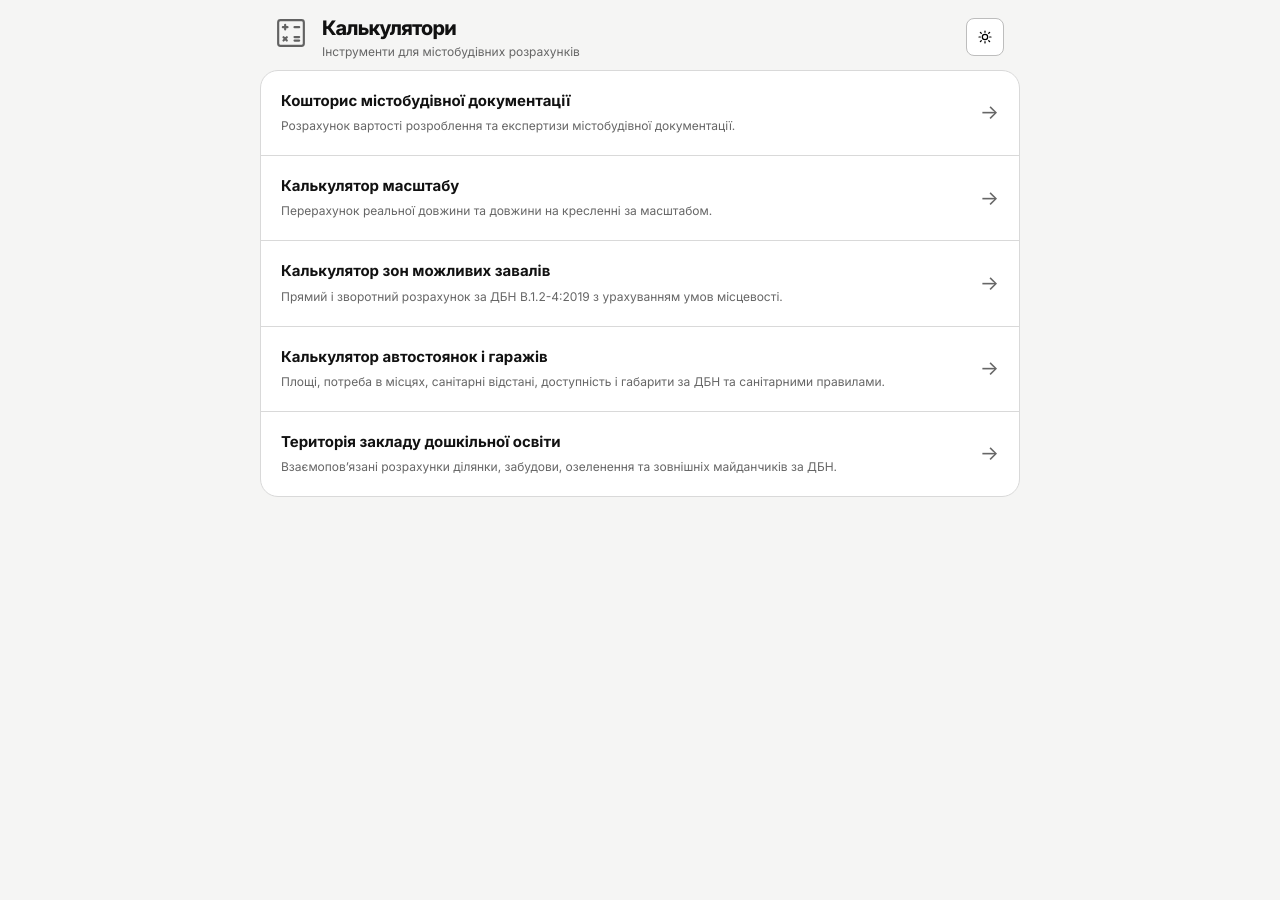
<file: index.html>
<!doctype html>
<html lang="uk" data-theme="light">
<head>
  <script async src="assets/shared/analytics.js"></script>
  <meta charset="utf-8">
  <meta name="viewport" content="width=device-width, initial-scale=1">
  <meta name="color-scheme" content="light dark">
  <meta name="description" content="Калькулятори для містобудівних розрахунків: кошторис документації, масштаб, зони можливих завалів, автостоянки та територія закладу дошкільної освіти.">
  <title>Калькулятори</title>
  <link rel="icon" type="image/svg+xml" href="assets/shared/favicon.svg">
  <link rel="preconnect" href="https://fonts.googleapis.com">
  <link rel="preconnect" href="https://fonts.gstatic.com" crossorigin>
  <link href="https://fonts.googleapis.com/css2?family=Inter:wght@400;500;600;700;800&display=swap" rel="stylesheet">
  <link rel="stylesheet" href="assets/shared/styles.css">
  <link rel="stylesheet" href="assets/index/styles.css">
</head>
<body class="index-page">
  <div class="app">
    <header class="top">
      <span class="title-side-icon" aria-hidden="true">
        <img class="icon icon-image" src="assets/shared/icons/calculator.svg" alt="" aria-hidden="true">
      </span>
      <div class="title-block">
        <h1>Калькулятори</h1>
        <p class="sub">Інструменти для містобудівних розрахунків</p>
      </div>
      <button class="btn icon" id="themeBtn" type="button" title="Змінити тему" aria-label="Змінити тему">
        <img class="icon icon-image" src="assets/shared/icons/theme.svg" alt="" aria-hidden="true">
      </button>
    </header>
    <main>
      <nav class="panel calculator-list" aria-label="Калькулятори">
        <a class="calculator-link" href="mb_cost_calc.html">
          <span>
            <span class="calculator-title">Кошторис містобудівної документації</span>
            <span class="calculator-description">Розрахунок вартості розроблення та експертизи містобудівної документації.</span>
          </span>
          <span class="link-arrow" aria-hidden="true">→</span>
        </a>
        <a class="calculator-link" href="scale_converter_web.html">
          <span>
            <span class="calculator-title">Калькулятор масштабу</span>
            <span class="calculator-description">Перерахунок реальної довжини та довжини на кресленні за масштабом.</span>
          </span>
          <span class="link-arrow" aria-hidden="true">→</span>
        </a>
        <a class="calculator-link" href="calc_zon_zavaliv.html">
          <span>
            <span class="calculator-title">Калькулятор зон можливих завалів</span>
            <span class="calculator-description">Прямий і зворотний розрахунок за ДБН В.1.2-4:2019 з урахуванням умов місцевості.</span>
          </span>
          <span class="link-arrow" aria-hidden="true">→</span>
        </a>
        <a class="calculator-link" href="parking_calc.html">
          <span>
            <span class="calculator-title">Калькулятор автостоянок і гаражів</span>
            <span class="calculator-description">Площі, потреба в місцях, санітарні відстані, доступність і габарити за ДБН та санітарними правилами.</span>
          </span>
          <span class="link-arrow" aria-hidden="true">→</span>
        </a>
        <a class="calculator-link" href="preschool_calc.html">
          <span>
            <span class="calculator-title">Територія закладу дошкільної освіти</span>
            <span class="calculator-description">Взаємопов’язані розрахунки ділянки, забудови, озеленення та зовнішніх майданчиків за ДБН.</span>
          </span>
          <span class="link-arrow" aria-hidden="true">→</span>
        </a>
      </nav>
    </main>
  </div>
  <script src="assets/shared/theme.js"></script>
</body>
</html>
</file>
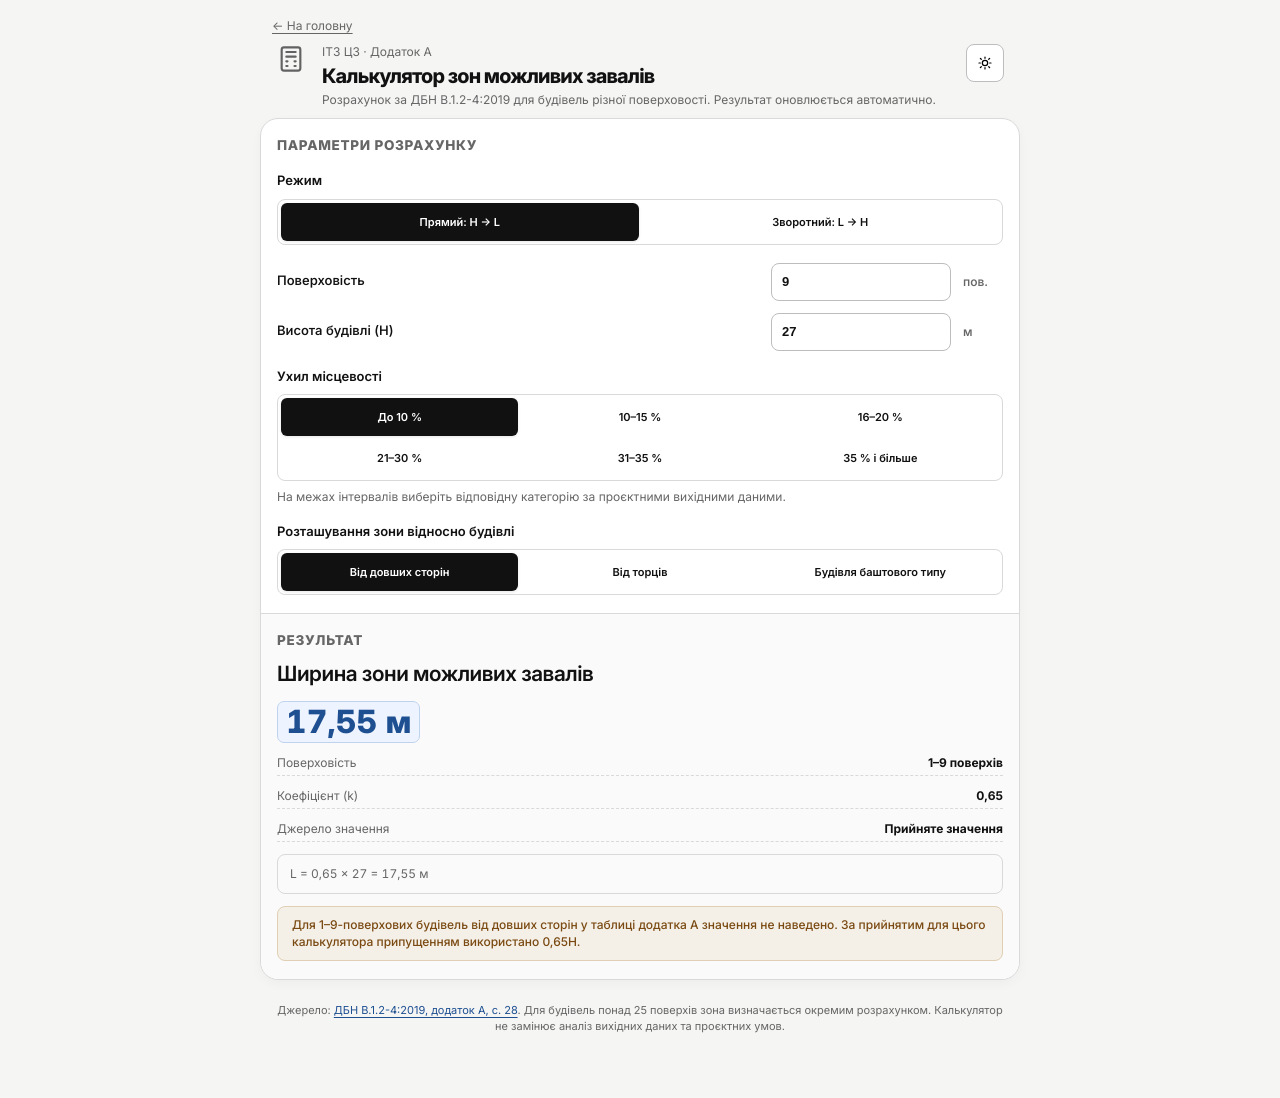
<file: calc_zon_zavaliv.html>
<!doctype html>
<html lang="uk" data-theme="light">
<head>
  <script async src="assets/shared/analytics.js"></script>
  <meta charset="utf-8">
  <meta name="viewport" content="width=device-width, initial-scale=1">
  <meta name="color-scheme" content="light dark">
  <link rel="icon" type="image/svg+xml" href="assets/shared/favicon.svg">
  <title>Калькулятор зон можливих завалів — ДБН В.1.2-4:2019</title>
  <link rel="preconnect" href="https://fonts.googleapis.com">
  <link rel="preconnect" href="https://fonts.gstatic.com" crossorigin>
  <link href="https://fonts.googleapis.com/css2?family=Inter:wght@400;500;600;700;800&display=swap" rel="stylesheet">
  <link rel="stylesheet" href="assets/shared/styles.css">
  <link rel="stylesheet" href="assets/calc_zon_zavaliv/styles.css">
</head>
<body class="zavaliv-page">
  <div class="app">
    <a class="home-link" href="index.html">← На головну</a>
    <header class="top">
      <span class="title-side-icon" aria-hidden="true">
        <img class="icon icon-image" src="assets/calc_zon_zavaliv/icons/calculator.svg" alt="" aria-hidden="true">
      </span>
      <div class="title-block">
        <p class="sub eyebrow">ІТЗ ЦЗ · Додаток А</p>
        <h1>Калькулятор зон можливих завалів</h1>
        <p class="sub">Розрахунок за ДБН В.1.2-4:2019 для будівель різної поверховості. Результат оновлюється автоматично.</p>
      </div>
      <button class="btn icon" id="themeBtn" type="button" title="Змінити тему" aria-label="Змінити тему">
        <img class="icon icon-image" aria-hidden="true" src="assets/shared/icons/theme.svg" alt="">
      </button>
    </header>
    <main class="panel" aria-label="Калькулятор зон можливих завалів">
      <section class="body" aria-labelledby="settings-title">
        <h2 class="form-group-title" id="settings-title">Параметри розрахунку</h2>
        <fieldset>
          <legend>Режим</legend>
          <div class="segmented-control options two">
            <label class="segment-btn radio"><input type="radio" name="mode" value="direct" checked>Прямий: H → L</label>
            <label class="segment-btn radio"><input type="radio" name="mode" value="inverse">Зворотний: L → H</label>
          </div>
        </fieldset>
        <div class="group-inputs-container input-grid">
          <div class="row">
            <label for="floors">Поверховість</label>
            <input class="control number-input" id="floors" type="number" min="1" step="1" value="9" autocomplete="off">
            <span class="unit-label">пов.</span>
          </div>
          <div class="row" id="height-row">
            <label for="height">Висота будівлі (H)</label>
            <input class="control number-input" id="height" type="text" inputmode="decimal" value="27" autocomplete="off">
            <span class="unit-label">м</span>
          </div>
          <div class="row" id="width-row" hidden>
            <label for="width">Ширина зони завалу (L)</label>
            <input class="control number-input" id="width" type="text" inputmode="decimal" value="17,55" autocomplete="off">
            <span class="unit-label">м</span>
          </div>
        </div>
        <fieldset>
          <legend>Ухил місцевості</legend>
          <div class="segmented-control options three">
            <label class="segment-btn radio"><input type="radio" name="slope" value="flat" checked>До 10 %</label>
            <label class="segment-btn radio"><input type="radio" name="slope" value="s10-15">10–15 %</label>
            <label class="segment-btn radio"><input type="radio" name="slope" value="s16-20">16–20 %</label>
            <label class="segment-btn radio"><input type="radio" name="slope" value="s21-30">21–30 %</label>
            <label class="segment-btn radio"><input type="radio" name="slope" value="s31-35">31–35 %</label>
            <label class="segment-btn radio"><input type="radio" name="slope" value="s35plus">35 % і більше</label>
          </div>
          <small class="hint">На межах інтервалів виберіть відповідну категорію за проєктними вихідними даними.</small>
        </fieldset>
        <fieldset id="side-fieldset">
          <legend>Розташування зони відносно будівлі</legend>
          <div class="segmented-control options three">
            <label class="segment-btn radio"><input type="radio" name="side" value="long" checked>Від довших сторін</label>
            <label class="segment-btn radio"><input type="radio" name="side" value="end">Від торців</label>
            <label class="segment-btn radio"><input type="radio" name="side" value="tower">Будівля баштового типу</label>
          </div>
        </fieldset>
        <fieldset id="direction-fieldset" hidden>
          <legend>Напрямок поширення завалу</legend>
          <div class="segmented-control options two">
            <label class="segment-btn radio"><input type="radio" name="direction" value="up" checked>Угору по схилу (a′)</label>
            <label class="segment-btn radio"><input type="radio" name="direction" value="down">Униз по схилу (a″)</label>
          </div>
        </fieldset>
      </section>
      <section class="result result-panel" aria-labelledby="result-title">
        <h2 class="form-group-title" id="result-title">Результат</h2>
        <div class="result-main" id="result-label">Ширина зони можливих завалів</div>
        <div class="result-value real" id="result-value" aria-live="polite">17,55 м</div>
        <div class="result-sub-row"><span>Поверховість</span><strong id="floor-range">1–9 поверхів</strong></div>
        <div class="result-sub-row"><span>Коефіцієнт (k)</span><strong id="factor">0,65</strong></div>
        <div class="result-sub-row"><span>Джерело значення</span><strong id="source">Прийнято 0,65H</strong></div>
        <div class="formula" id="formula">L = 0,65 × 27 = 17,55 м</div>
        <div class="alert alert-warning" id="notice">Для 1–9-поверхових будівель від довших сторін у таблиці додатка А значення не наведено. За прийнятим для цього калькулятора припущенням використано 0,65H.</div>
      </section>
    </main>
    <p class="footer-note">Джерело: <a href="https://e-construction.gov.ua/files-token/b1e7b807d3f5f15ae5892f1fe337245f" target="_blank" rel="noopener noreferrer">ДБН В.1.2-4:2019, додаток А, с. 28</a>. Для будівель понад 25 поверхів зона визначається окремим розрахунком. Калькулятор не замінює аналіз вихідних даних та проєктних умов.</p>
  </div>
  <script src="assets/shared/theme.js"></script>
  <script src="assets/calc_zon_zavaliv/script.js"></script>
</body>
</html>
</file>
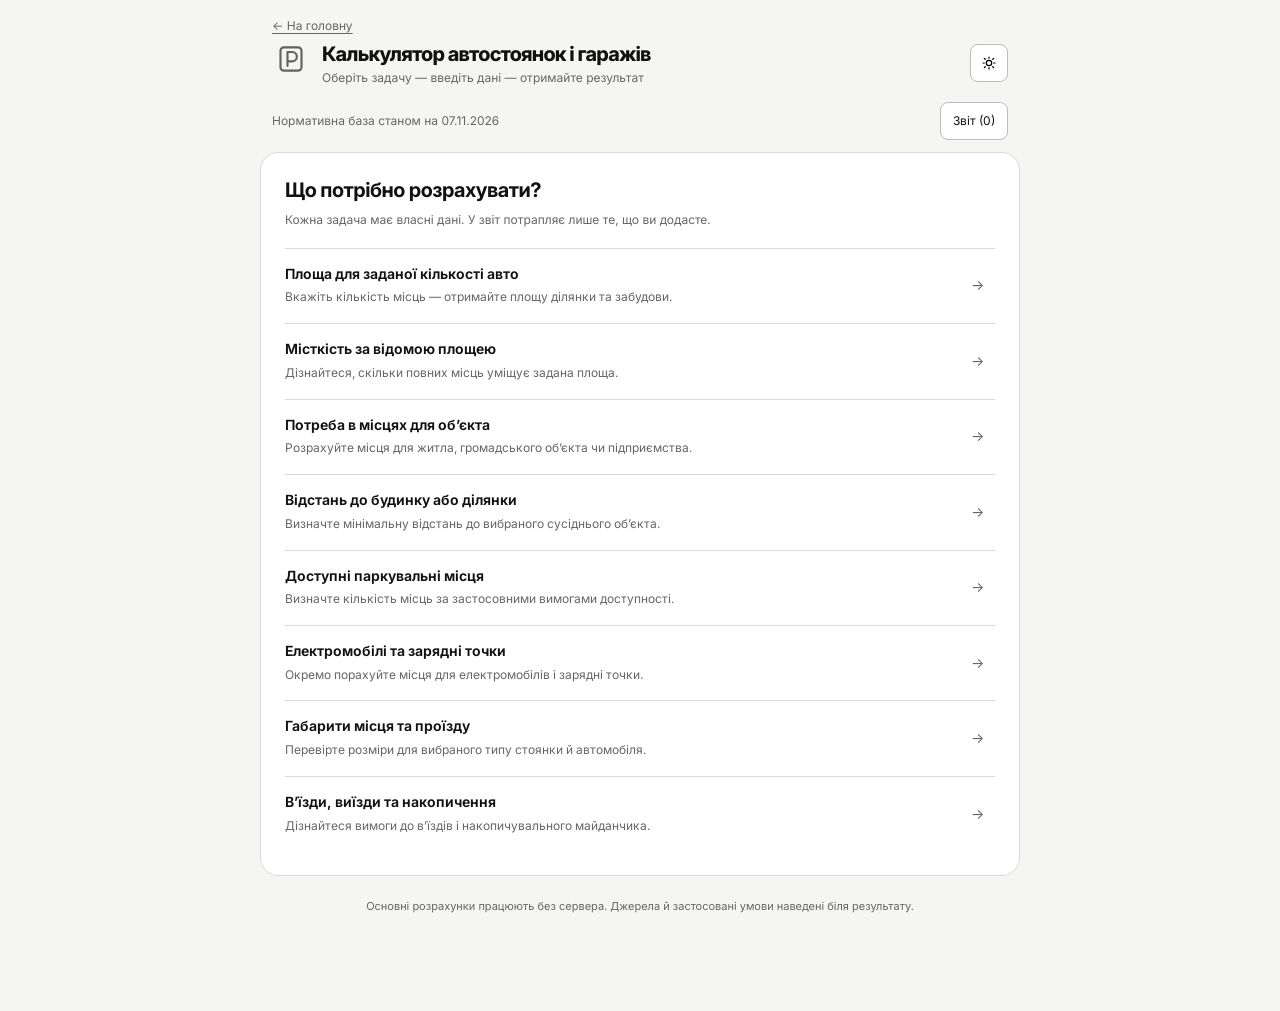
<file: parking_calc.html>
<!doctype html>
<html lang="uk" data-theme="light">
<head>
  <script async src="assets/shared/analytics.js"></script>
  <meta charset="utf-8">
  <meta name="viewport" content="width=device-width, initial-scale=1">
  <meta name="color-scheme" content="light dark">
  <meta name="description" content="Незалежні розрахунки площ, місткості, потреби, відстаней і параметрів автостоянок та гаражів.">
  <title>Калькулятор автостоянок і гаражів</title>
  <link rel="icon" type="image/svg+xml" href="assets/shared/favicon.svg">
  <link rel="preconnect" href="https://fonts.googleapis.com">
  <link rel="preconnect" href="https://fonts.gstatic.com" crossorigin>
  <link href="https://fonts.googleapis.com/css2?family=Inter:wght@400;500;600;700;800&display=swap" rel="stylesheet">
  <link rel="stylesheet" href="assets/shared/styles.css">
  <link rel="stylesheet" href="assets/parking_calc/styles.css">
</head>
<body class="parking-page">
  <div class="app">
    <a class="home-link" href="index.html">← На головну</a>
    <header class="top">
      <span class="title-side-icon" aria-hidden="true"><img class="icon icon-image" src="assets/parking_calc/icons/parking.svg" alt=""></span>
      <div class="title-block">
        <h1>Калькулятор автостоянок і гаражів</h1>
        <p class="sub">Оберіть задачу — введіть дані — отримайте результат</p>
      </div>
      <button class="btn icon" id="themeBtn" type="button" title="Змінити тему" aria-label="Змінити тему"><img class="icon icon-image" src="assets/shared/icons/theme.svg" alt=""></button>
    </header>
    <div class="workspace-bar no-print">
      <span class="hint">Нормативна база станом на 07.11.2026</span>
      <button class="btn" id="openReport" type="button">Звіт (0)</button>
    </div>
    <main>
      <section class="panel task-menu no-print" id="taskMenu" aria-labelledby="menuTitle">
        <h2 id="menuTitle" tabindex="-1">Що потрібно розрахувати?</h2>
        <p class="hint">Кожна задача має власні дані. У звіт потрапляє лише те, що ви додасте.</p>
        <div class="task-list" id="taskList"></div>
      </section>
      <section class="panel task-workspace no-print" id="taskWorkspace" hidden aria-labelledby="taskTitle">
        <button class="text-button" id="backTasks" type="button">← Змінити задачу</button>
        <h2 id="taskTitle" tabindex="-1"></h2>
        <p class="hint" id="taskDescription"></p>
        <p class="notice" id="inputOrigin" hidden></p>
        <form id="taskForm" novalidate>
          <fieldset id="taskFields"><legend>Вихідні дані</legend></fieldset>
          <div id="draftActions"></div>
        </form>
        <section class="result-section" aria-labelledby="resultTitle">
          <h3 id="resultTitle">Результат</h3>
          <div id="taskResult" aria-live="polite"></div>
          <div id="resultActions" class="actions"></div>
        </section>
      </section>
      <section class="panel report-workspace" id="reportWorkspace" hidden aria-labelledby="reportTitle">
        <button class="text-button no-print" id="backFromReport" type="button">← До калькулятора</button>
        <h2 id="reportTitle" tabindex="-1">Вибрані розрахунки</h2>
        <p class="hint no-print">Це збережені знімки. Зміни у формах їх не оновлюють. Після перезавантаження сторінки звіт очищується.</p>
        <div class="actions no-print">
          <button class="btn" id="copyReport" type="button" disabled>Копіювати звіт</button>
          <button class="btn" id="downloadCsv" type="button" disabled>Завантажити CSV</button>
          <button class="btn" id="printReport" type="button" disabled>Друк / PDF</button>
          <button class="text-button" id="clearReport" type="button" disabled>Очистити звіт</button>
        </div>
        <div id="reportList"></div>
        <p class="notice">Це перевірка за реалізованими правилами, а не повна оцінка відповідності проєкту. Невизначені умови потребують окремого обґрунтування.</p>
      </section>
    </main>
    <p class="footer-note no-print">Основні розрахунки працюють без сервера. Джерела й застосовані умови наведені біля результату.</p>
    <p class="action-status no-print" id="actionStatus" role="status" aria-live="polite"></p>
    <noscript><p class="notice">Для роботи калькулятора увімкніть JavaScript.</p></noscript>
  </div>
  <script src="assets/shared/theme.js"></script>
  <script src="assets/parking_calc/norms.js"></script>
  <script src="assets/parking_calc/calculations.js"></script>
  <script src="assets/parking_calc/tasks.js"></script>
  <script src="assets/parking_calc/script.js"></script>
</body>
</html>
</file>
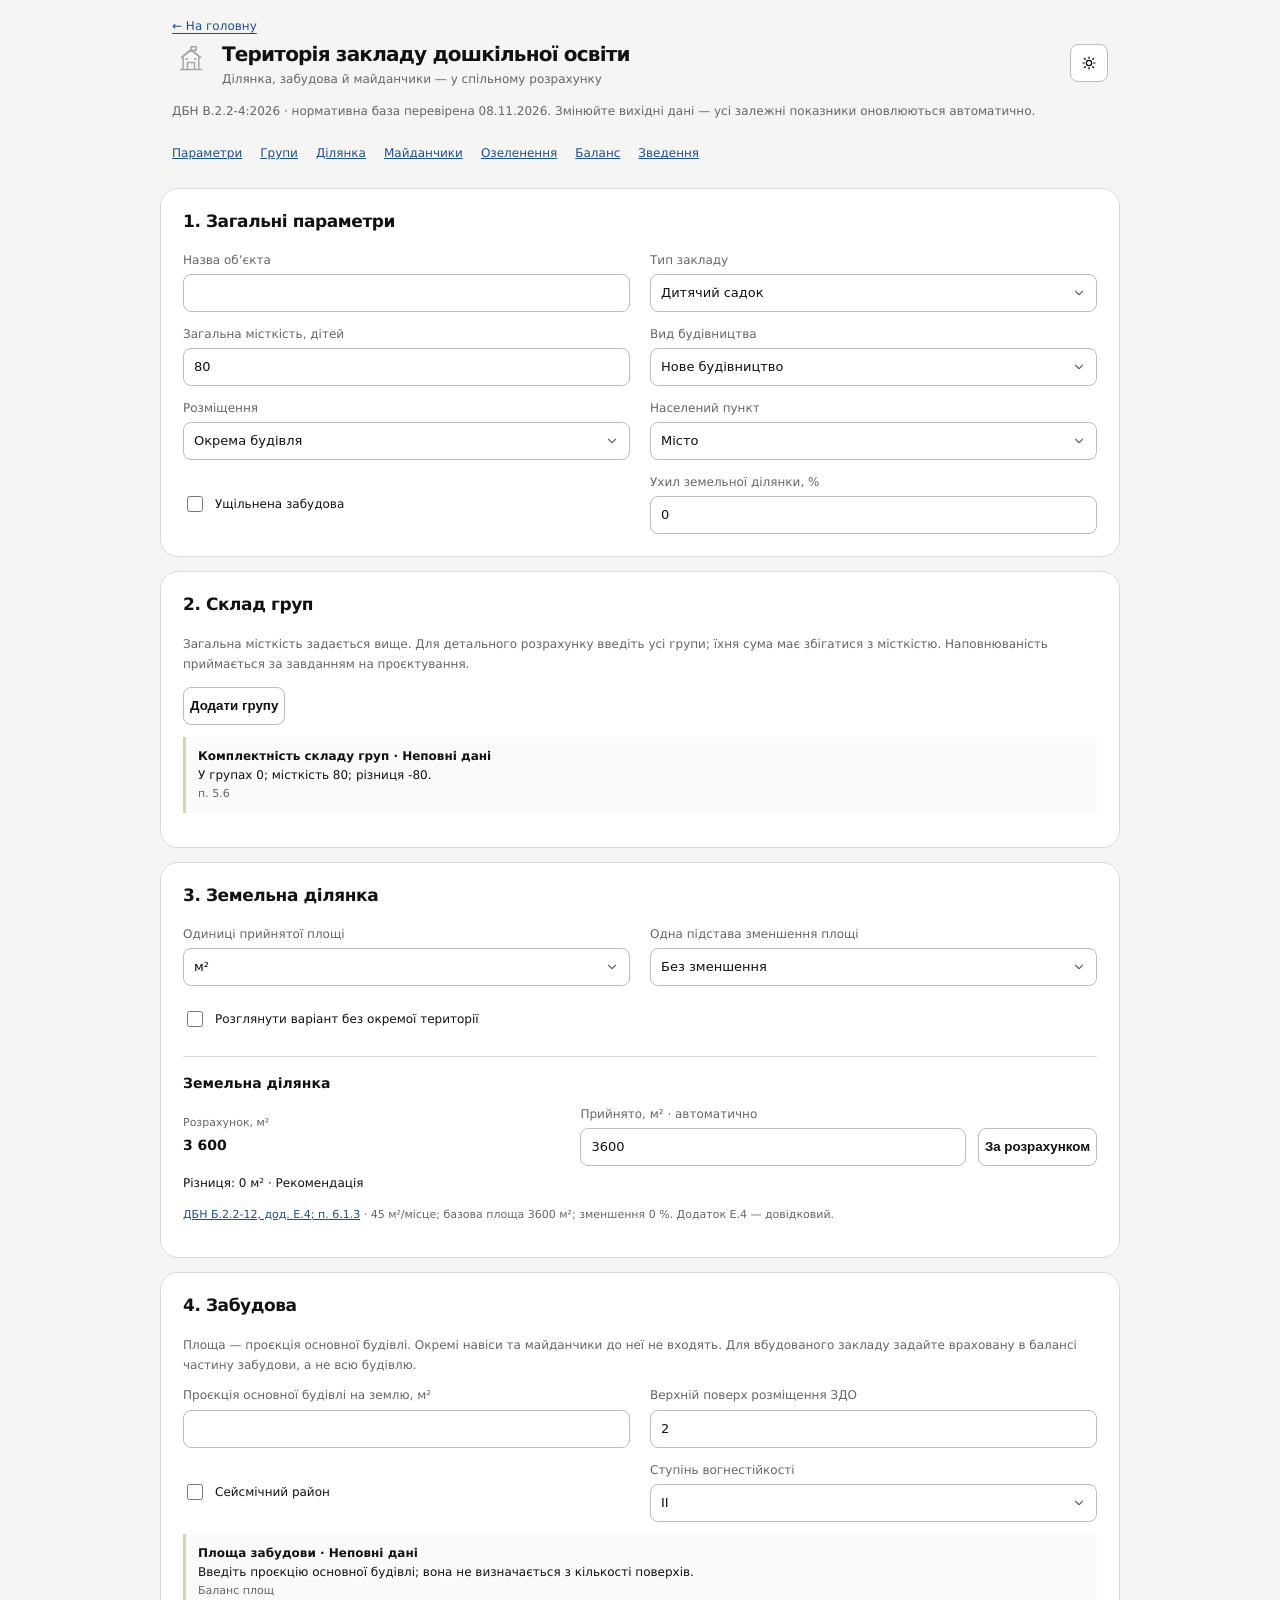
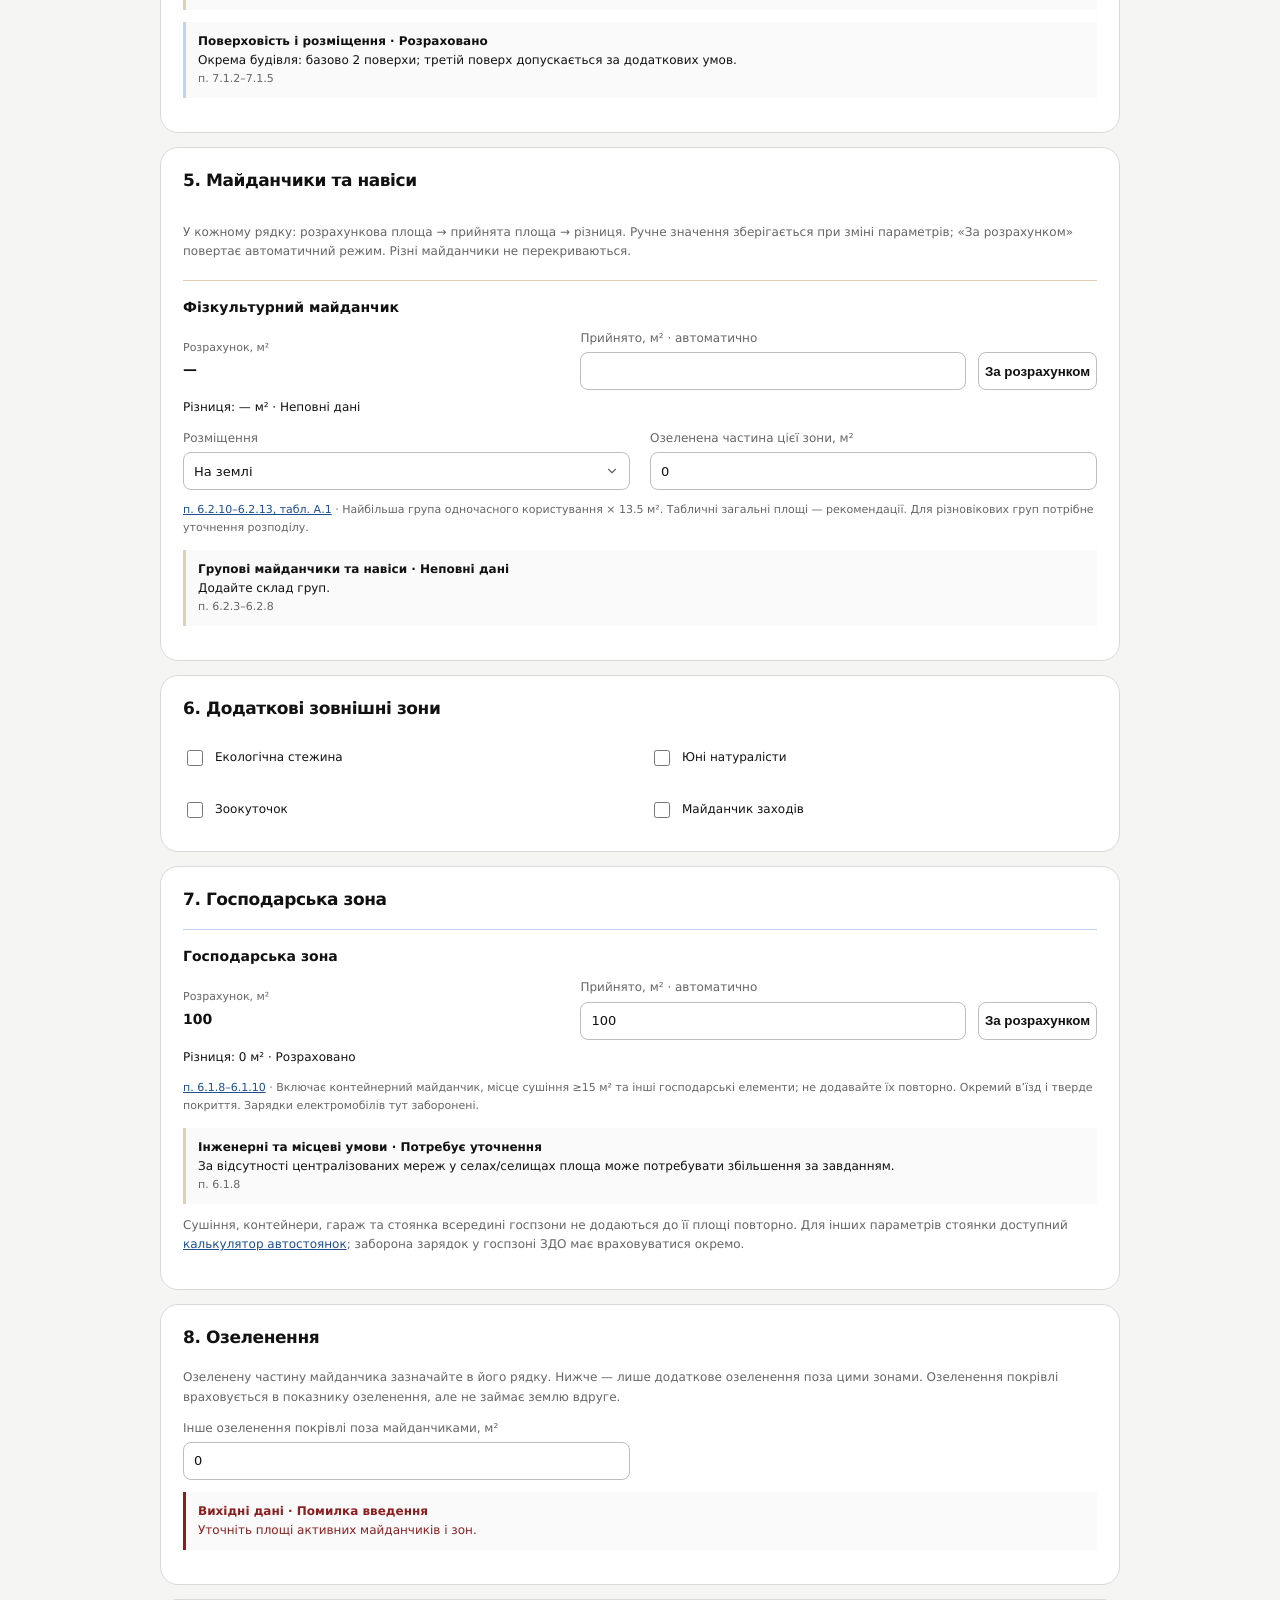
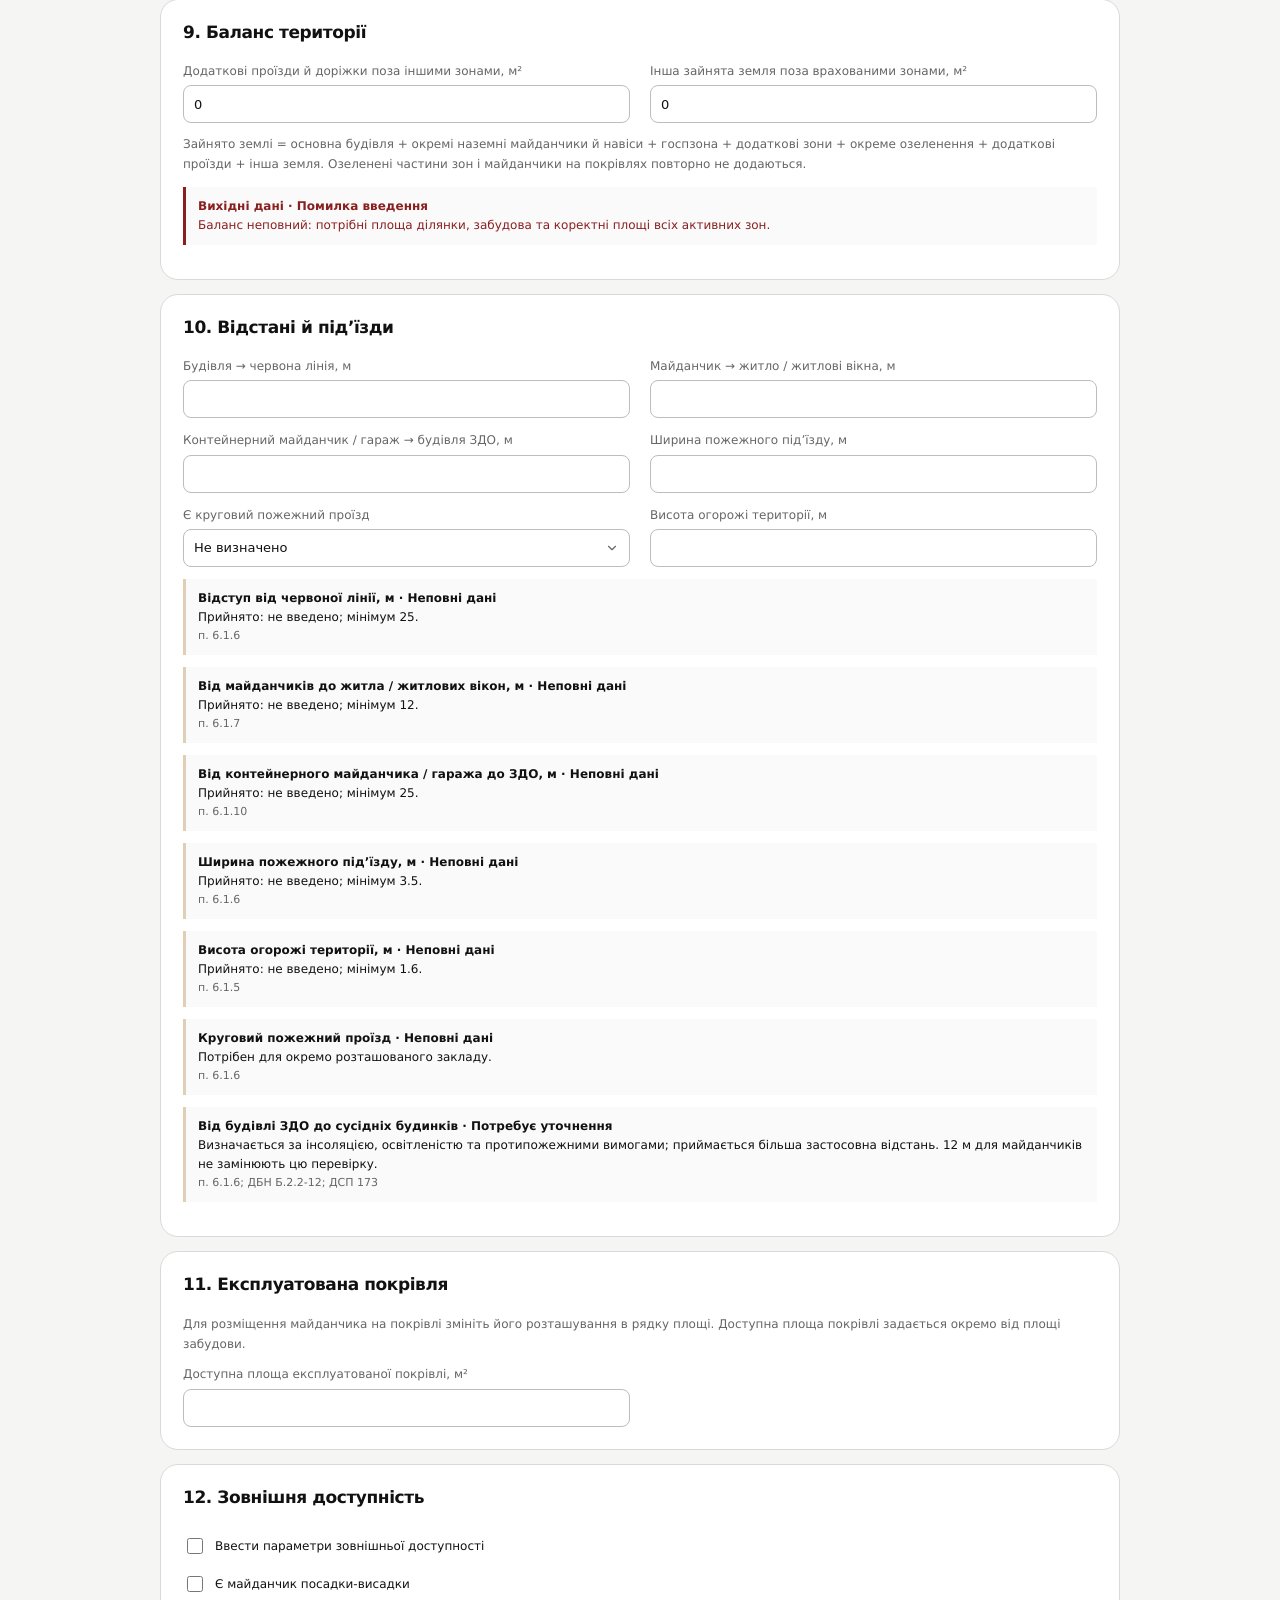
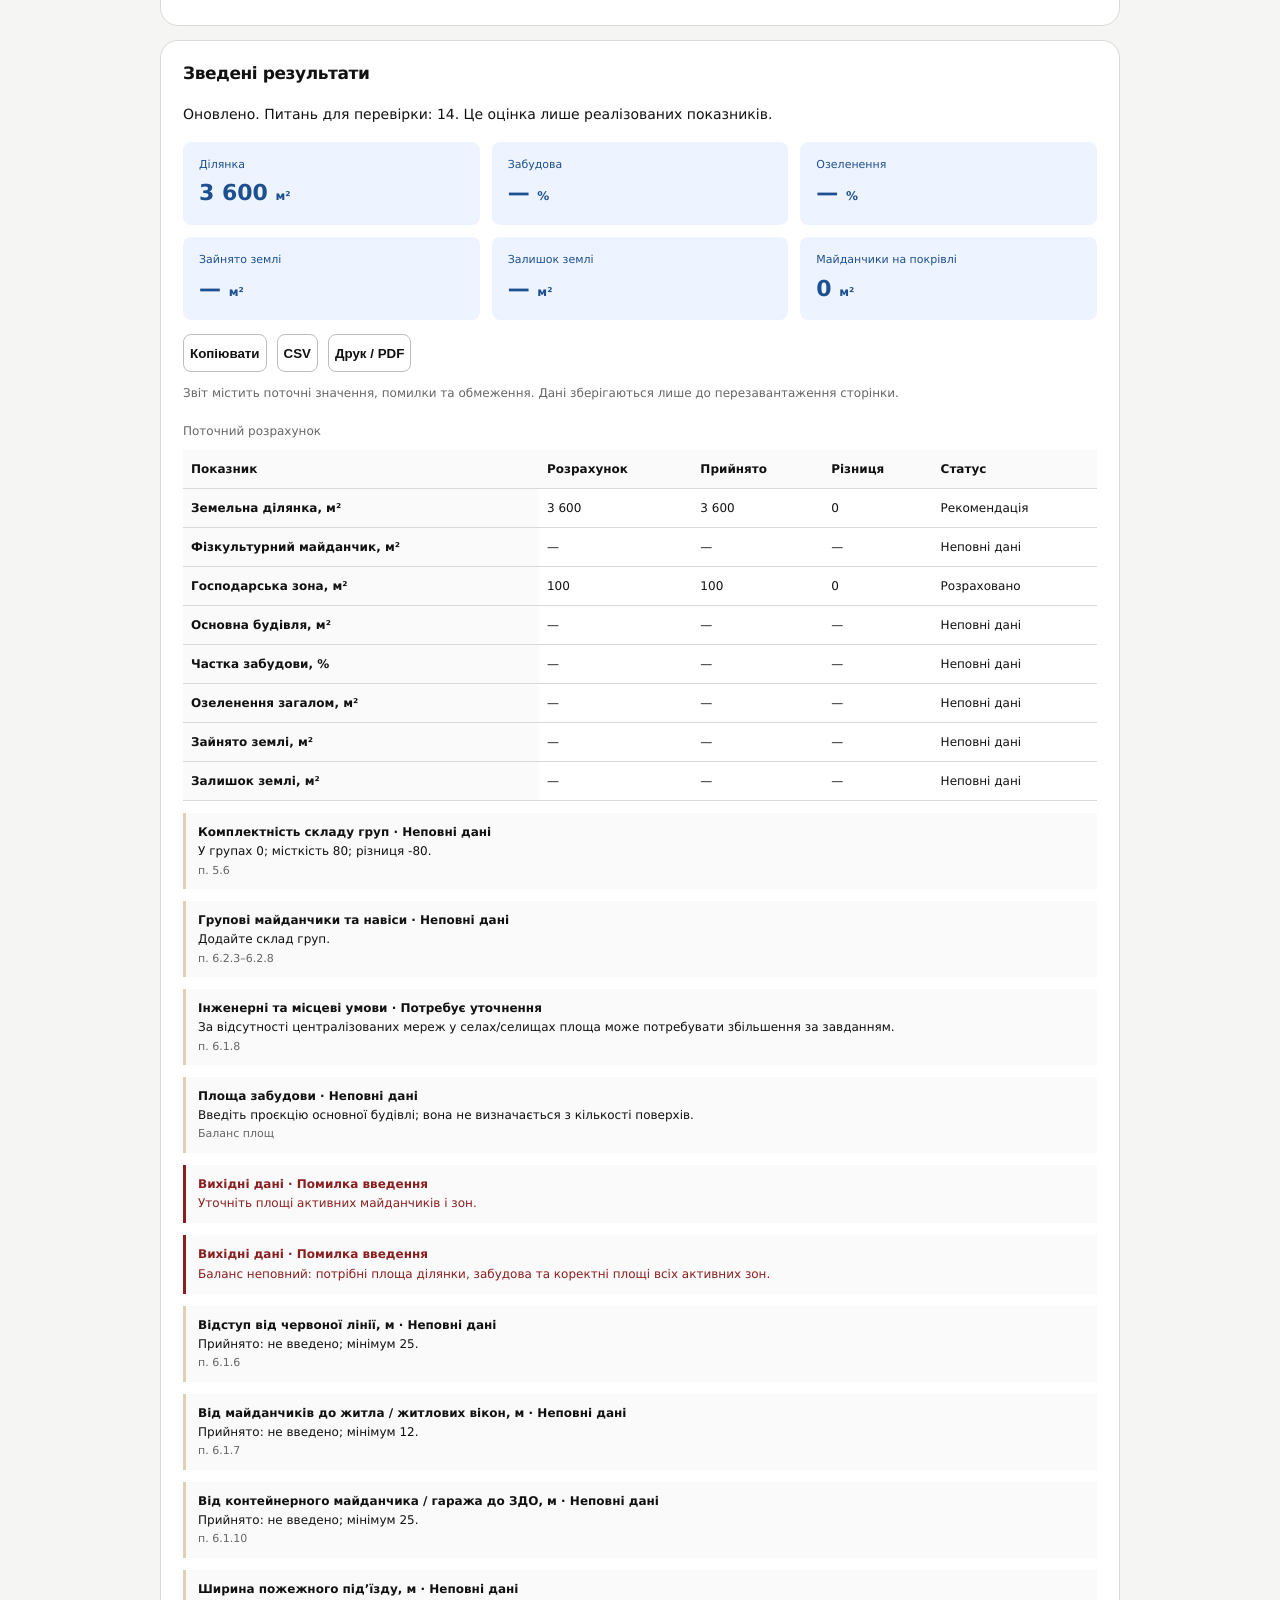
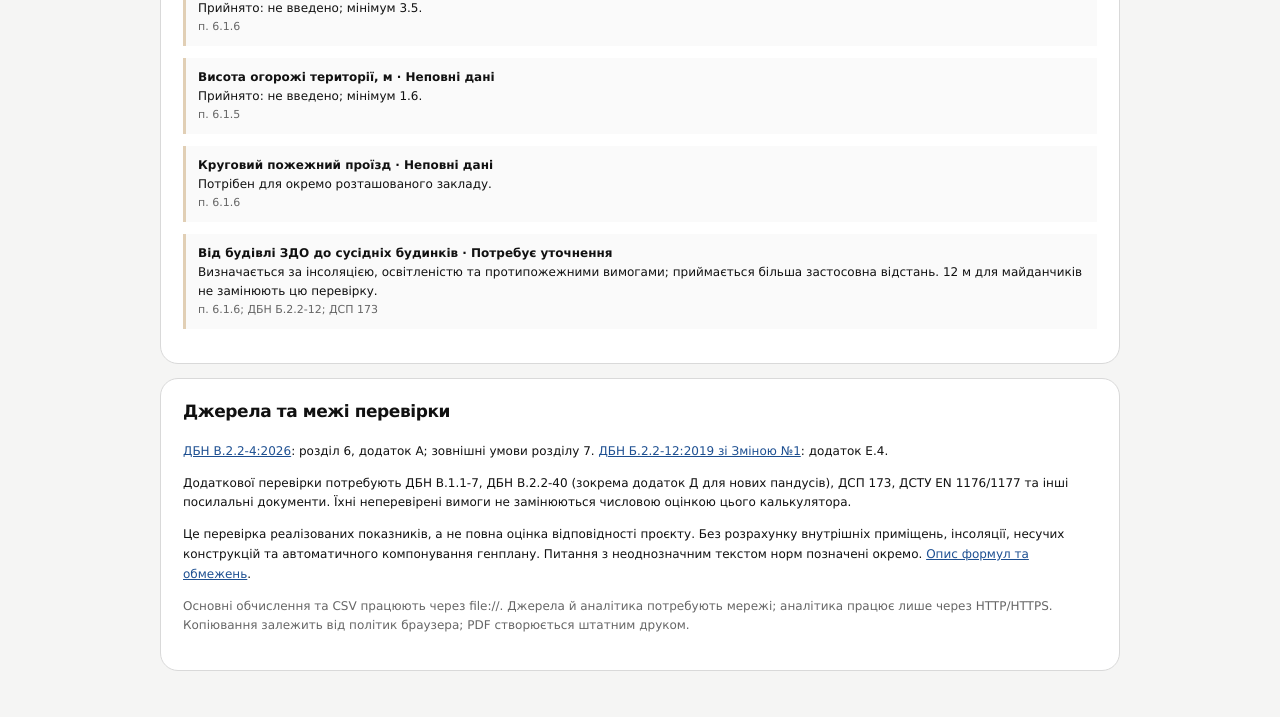
<file: preschool_calc.html>
<!doctype html>
<html lang="uk" data-theme="light">
<head>
  <script async src="assets/shared/analytics.js"></script>
  <meta charset="utf-8">
  <meta name="viewport" content="width=device-width, initial-scale=1">
  <meta name="color-scheme" content="light dark">
  <meta name="description" content="Взаємопов’язані розрахунки території, забудови, озеленення та зовнішніх майданчиків закладів дошкільної освіти за ДБН.">
  <title>Територія закладу дошкільної освіти</title>
  <link rel="icon" type="image/svg+xml" href="assets/shared/favicon.svg">
  <link rel="stylesheet" href="assets/shared/styles.css">
  <link rel="stylesheet" href="assets/preschool_calc/styles.css">
</head>
<body class="preschool-page">
  <div class="app">
    <a class="home-link" href="index.html">← На головну</a>
    <header class="top">
      <span class="title-side-icon" aria-hidden="true"><img class="icon icon-image" src="assets/preschool_calc/icons/preschool.svg" alt=""></span>
      <div class="title-block"><h1>Територія закладу дошкільної освіти</h1><p class="sub">Ділянка, забудова й майданчики — у спільному розрахунку</p></div>
      <button class="btn icon" id="themeBtn" type="button" aria-label="Змінити тему" title="Змінити тему"><img class="icon icon-image" src="assets/shared/icons/theme.svg" alt=""></button>
    </header>
    <p class="intro">ДБН В.2.2-4:2026 · нормативна база перевірена 08.11.2026. Змінюйте вихідні дані — усі залежні показники оновлюються автоматично.</p>
    <nav class="section-nav no-print" aria-label="Розділи калькулятора"><a href="#general">Параметри</a><a href="#groups">Групи</a><a href="#site">Ділянка</a><a href="#play">Майданчики</a><a href="#green">Озеленення</a><a href="#balance">Баланс</a><a href="#summary">Зведення</a></nav>
    <main>
      <form id="calculator" novalidate>
        <section class="panel" id="general" aria-labelledby="generalTitle"><h2 id="generalTitle">1. Загальні параметри</h2><div class="fields" id="generalFields"></div><div id="generalResults"></div></section>
        <section class="panel" id="groups" aria-labelledby="groupsTitle"><h2 id="groupsTitle">2. Склад груп</h2><p class="hint">Загальна місткість задається вище. Для детального розрахунку введіть усі групи; їхня сума має збігатися з місткістю. Наповнюваність приймається за завданням на проєктування.</p><div id="groupList"></div><button class="btn no-print" id="addGroup" type="button">Додати групу</button><div id="groupsResults"></div></section>
        <section class="panel" id="site" aria-labelledby="siteTitle"><h2 id="siteTitle">3. Земельна ділянка</h2><div class="fields" id="siteFields"></div><div id="siteAreas"></div><div id="siteResults"></div></section>
        <section class="panel" id="building" aria-labelledby="buildingTitle"><h2 id="buildingTitle">4. Забудова</h2><p class="hint">Площа — проєкція основної будівлі. Окремі навіси та майданчики до неї не входять. Для вбудованого закладу задайте враховану в балансі частину забудови, а не всю будівлю.</p><div class="fields" id="buildingFields"></div><div id="buildingResults"></div></section>
        <section class="panel" id="play" aria-labelledby="playTitle"><h2 id="playTitle">5. Майданчики та навіси</h2><div class="fields" id="playFields"></div><p class="hint">У кожному рядку: розрахункова площа → прийнята площа → різниця. Ручне значення зберігається при зміні параметрів; «За розрахунком» повертає автоматичний режим. Різні майданчики не перекриваються.</p><div id="playAreas"></div><div id="playResults"></div></section>
        <section class="panel" id="extras" aria-labelledby="extrasTitle"><h2 id="extrasTitle">6. Додаткові зовнішні зони</h2><div class="fields" id="extrasFields"></div><div id="extrasAreas"></div><div id="extrasResults"></div></section>
        <section class="panel" id="household" aria-labelledby="householdTitle"><h2 id="householdTitle">7. Господарська зона</h2><div id="householdAreas"></div><div id="householdResults"></div><p class="hint">Сушіння, контейнери, гараж та стоянка всередині госпзони не додаються до її площі повторно. Для інших параметрів стоянки доступний <a href="parking_calc.html">калькулятор автостоянок</a>; заборона зарядок у госпзоні ЗДО має враховуватися окремо.</p></section>
        <section class="panel" id="green" aria-labelledby="greenTitle"><h2 id="greenTitle">8. Озеленення</h2><p class="hint">Озеленену частину майданчика зазначайте в його рядку. Нижче — лише додаткове озеленення поза цими зонами. Озеленення покрівлі враховується в показнику озеленення, але не займає землю вдруге.</p><div class="fields" id="greenFields"></div><div id="greenAreas"></div><div id="greenResults"></div></section>
        <section class="panel" id="balance" aria-labelledby="balanceTitle"><h2 id="balanceTitle">9. Баланс території</h2><div class="fields" id="balanceFields"></div><p class="hint">Зайнято землі = основна будівля + окремі наземні майданчики й навіси + госпзона + додаткові зони + окреме озеленення + додаткові проїзди + інша земля. Озеленені частини зон і майданчики на покрівлях повторно не додаються.</p><div id="balanceResults"></div></section>
        <section class="panel" id="distances" aria-labelledby="distancesTitle"><h2 id="distancesTitle">10. Відстані й під’їзди</h2><div class="fields" id="distancesFields"></div><div id="distancesResults"></div></section>
        <section class="panel" id="roof" aria-labelledby="roofTitle"><h2 id="roofTitle">11. Експлуатована покрівля</h2><p class="hint">Для розміщення майданчика на покрівлі змініть його розташування в рядку площі. Доступна площа покрівлі задається окремо від площі забудови.</p><div class="fields" id="roofFields"></div><div id="roofResults"></div></section>
        <section class="panel" id="access" aria-labelledby="accessTitle"><h2 id="accessTitle">12. Зовнішня доступність</h2><div class="fields" id="accessFields"></div><div id="accessResults"></div><div class="fields" id="dropoffFields"></div><div id="dropoffResults"></div></section>
      </form>
      <section class="panel" id="summary" aria-labelledby="summaryTitle"><h2 id="summaryTitle">Зведені результати</h2><p id="liveStatus" role="status" aria-live="polite"></p><div class="metrics" id="keyMetrics"></div><div class="actions no-print"><button class="btn" id="copyReport" type="button">Копіювати</button><button class="btn" id="downloadCsv" type="button">CSV</button><button class="btn" id="printReport" type="button">Друк / PDF</button></div><p class="hint">Звіт містить поточні значення, помилки та обмеження. Дані зберігаються лише до перезавантаження сторінки.</p><div class="table-scroll"><table><caption>Поточний розрахунок</caption><thead><tr><th scope="col">Показник</th><th scope="col">Розрахунок</th><th scope="col">Прийнято</th><th scope="col">Різниця</th><th scope="col">Статус</th></tr></thead><tbody id="summaryBody"></tbody></table></div><div id="issues"></div><textarea id="manualCopy" class="control no-print" aria-label="Текст звіту для ручного копіювання" readonly hidden></textarea><p id="actionStatus" role="status" aria-live="polite"></p></section>
      <section class="print-only" aria-labelledby="printTitle"><h2 id="printTitle">Поточний розрахунок і вихідні дані</h2><table id="printTable"></table></section>
      <section class="panel sources" aria-labelledby="sourcesTitle"><h2 id="sourcesTitle">Джерела та межі перевірки</h2><p><a href="https://deponms.carpathia.gov.ua/uploads/zvit-derektoriv-PTNZ/DBN6.pdf" target="_blank" rel="noopener noreferrer">ДБН В.2.2-4:2026</a>: розділ 6, додаток А; зовнішні умови розділу 7. <a href="https://e-construction.gov.ua/laws_detail/3874277768581612585" target="_blank" rel="noopener noreferrer">ДБН Б.2.2-12:2019 зі Зміною №1</a>: додаток Е.4.</p><p>Додаткової перевірки потребують ДБН В.1.1-7, ДБН В.2.2-40 (зокрема додаток Д для нових пандусів), ДСП 173, ДСТУ EN 1176/1177 та інші посилальні документи. Їхні неперевірені вимоги не замінюються числовою оцінкою цього калькулятора.</p><p>Це перевірка реалізованих показників, а не повна оцінка відповідності проєкту. Без розрахунку внутрішніх приміщень, інсоляції, несучих конструкцій та автоматичного компонування генплану. Питання з неоднозначним текстом норм позначені окремо. <a href="assets/preschool_calc/sources.md">Опис формул та обмежень</a>.</p><p class="hint">Основні обчислення та CSV працюють через file://. Джерела й аналітика потребують мережі; аналітика працює лише через HTTP/HTTPS. Копіювання залежить від політик браузера; PDF створюється штатним друком.</p></section>
    </main>
    <noscript><p class="notice">Для роботи калькулятора увімкніть JavaScript.</p></noscript>
  </div>
  <script src="assets/shared/theme.js"></script>
  <script src="assets/preschool_calc/norms.js"></script>
  <script src="assets/preschool_calc/calculations.js"></script>
  <script src="assets/preschool_calc/script.js"></script>
</body>
</html>
</file>
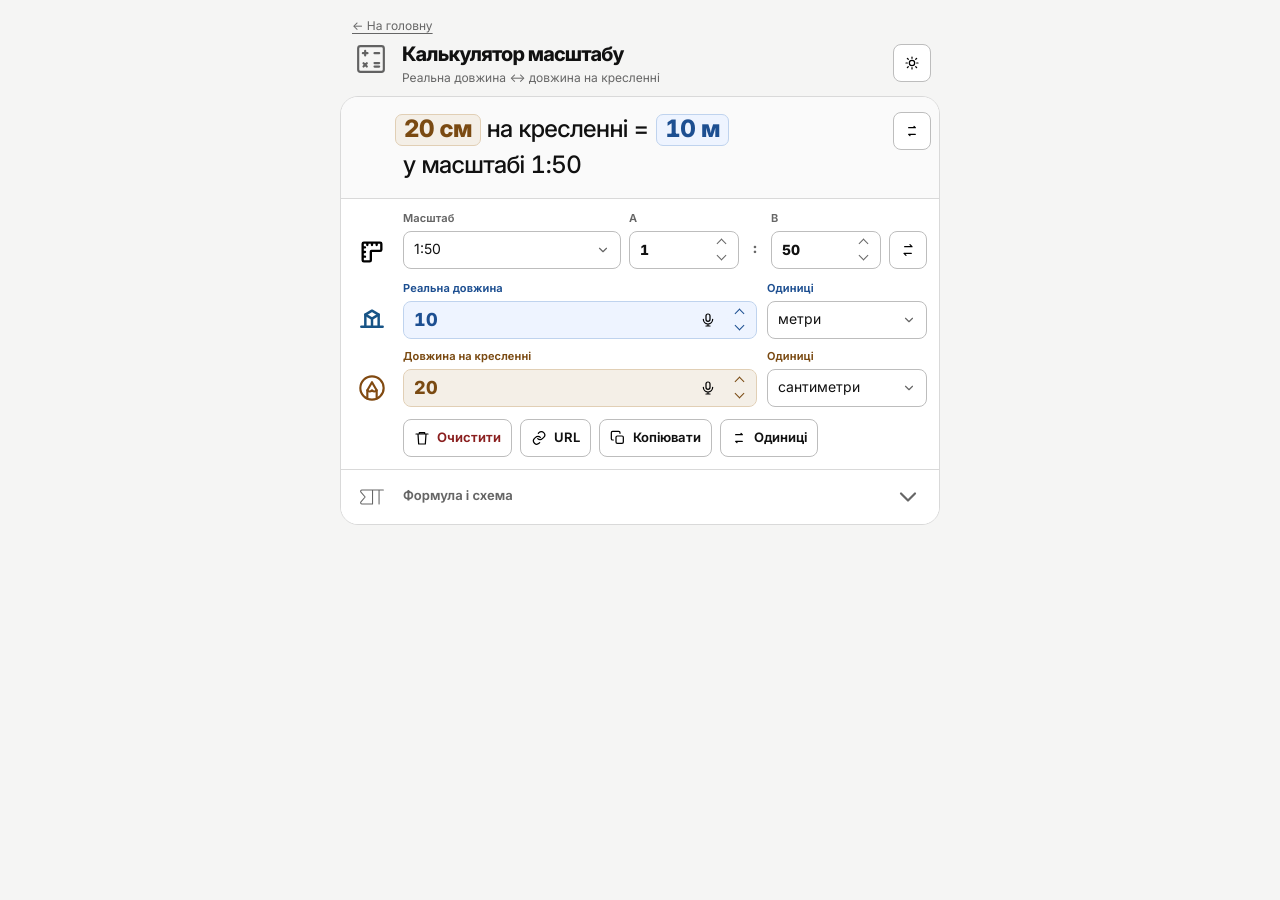
<file: scale_converter_web.html>
<!doctype html>
<!-- scale converter UI v2026-06-22-15 -->
<html lang="uk" data-theme="light">
<head>
  <script async src="assets/shared/analytics.js"></script>
  <meta charset="utf-8" />
  <meta name="viewport" content="width=device-width, initial-scale=1" />
  <title>Калькулятор масштабу</title>
  <meta name="description" content="Компактний калькулятор масштабу A:B для перерахунку реальної довжини та довжини на кресленні." />
  <link rel="icon" type="image/svg+xml" href="assets/shared/favicon.svg">
  <link rel="preconnect" href="https://fonts.googleapis.com">
  <link rel="preconnect" href="https://fonts.gstatic.com" crossorigin>
  <link href="https://fonts.googleapis.com/css2?family=Inter:wght@400;500;600;700;800&display=swap" rel="stylesheet">
  <link rel="stylesheet" href="assets/shared/styles.css">
  <link rel="stylesheet" href="assets/scale_converter_web/styles.css">
</head>
<body>

  <div class="app">
    <a class="home-link" href="index.html">← На головну</a>
    <header class="top">
  <span class="title-side-icon" aria-hidden="true">
    <img class="icon icon-image" src="assets/shared/icons/calculator.svg" alt="" aria-hidden="true">
  </span>

  <div class="title-block">
    <h1>Калькулятор масштабу</h1>
    <p class="sub">Реальна довжина ↔ довжина на кресленні</p>
  </div>

  <button class="btn icon" id="themeBtn" type="button" title="Змінити тему" aria-label="Змінити тему">
    <img class="icon icon-image" src="assets/shared/icons/theme.svg" alt="" aria-hidden="true">
  </button>
</header>

    <main class="panel" aria-label="Калькулятор масштабу">
      <section class="result" aria-live="polite">
        <div class="result-line">
          <div class="result-main" id="resultMain">—</div>
          <button class="btn icon" id="resultFlipBtn" type="button" title="Фліпнути запис результату" aria-label="Фліпнути запис результату">
            <img class="icon icon-image" src="assets/scale_converter_web/icons/swap.svg" alt="" aria-hidden="true">
          </button>
        </div>
        <div class="result-sub" id="resultSub"></div>
      </section>

      <section class="body">
        <div class="scale-row">
          <span class="side-icon" aria-hidden="true"><img class="icon icon-image" src="assets/scale_converter_web/icons/scale.svg" alt="" aria-hidden="true"></span>
          <div class="scale-grid">
            <div class="preset">
              <label for="preset">Масштаб</label>
              <select class="control" id="preset">
                <option value="custom">Власний</option>
                <option value="1:1">1:1</option><option value="1:2">1:2</option><option value="1:5">1:5</option><option value="1:10">1:10</option><option value="1:20">1:20</option><option value="1:25">1:25</option><option value="1:50" selected>1:50</option><option value="1:75">1:75</option><option value="1:100">1:100</option><option value="1:200">1:200</option><option value="1:250">1:250</option><option value="1:500">1:500</option><option value="1:1000">1:1000</option><option value="1:2000">1:2000</option><option value="1:5000">1:5000</option><option value="1:10000">1:10000</option><option value="2:1">2:1</option><option value="5:1">5:1</option><option value="10:1">10:1</option><option value="20:1">20:1</option><option value="35:1">35:1</option><option value="50:1">50:1</option>
              </select>
            </div>
            <div>
              <label for="scaleA">A</label>
              <div class="number-shell has-stepper scale-number">
                <input class="control number-input" id="scaleA" type="number" inputmode="decimal" step="any" min="0" value="1">
                <div class="custom-stepper">
                  <button class="step-btn up" data-step-target="scaleA" data-step-dir="up" type="button" aria-label="Збільшити A"></button>
                  <button class="step-btn down" data-step-target="scaleA" data-step-dir="down" type="button" aria-label="Зменшити A"></button>
                </div>
              </div>
            </div>
            <div class="colon">:</div>
            <div>
              <label for="scaleB">B</label>
              <div class="number-shell has-stepper scale-number">
                <input class="control number-input" id="scaleB" type="number" inputmode="decimal" step="any" min="0" value="50">
                <div class="custom-stepper">
                  <button class="step-btn up" data-step-target="scaleB" data-step-dir="up" type="button" aria-label="Збільшити B"></button>
                  <button class="step-btn down" data-step-target="scaleB" data-step-dir="down" type="button" aria-label="Зменшити B"></button>
                </div>
              </div>
            </div>
            <button class="btn icon" id="invertBtn" type="button" title="Інвертувати масштаб" aria-label="Інвертувати масштаб"><img class="icon icon-image" src="assets/scale_converter_web/icons/invert.svg" alt="" aria-hidden="true"></button>
          </div>
        </div>

        <div class="measurements">
          <div class="measure-row real" id="realRow">
            <span class="measure-icon" aria-hidden="true"><img class="icon icon-image" src="assets/scale_converter_web/icons/real.svg" alt="" aria-hidden="true"></span>
            <div class="measure-grid">
              <div class="measure-field">
                <label for="realValue">Реальна довжина</label>
                <div class="number-shell has-voice has-stepper">
                  <input class="control number-input" id="realValue" type="number" inputmode="decimal" step="any" value="10" min="0">
                  <button class="inside-btn voice-btn" data-target="real" type="button" title="Голосове введення реальної довжини" aria-label="Голосове введення реальної довжини"><img class="icon icon-image" src="assets/scale_converter_web/icons/mic.svg" alt="" aria-hidden="true"></button>
                  <div class="custom-stepper">
                    <button class="step-btn up" data-step-target="realValue" data-step-dir="up" type="button" aria-label="Збільшити реальну довжину"></button>
                    <button class="step-btn down" data-step-target="realValue" data-step-dir="down" type="button" aria-label="Зменшити реальну довжину"></button>
                  </div>
                </div>
              </div>
              <div class="unit-field">
                <label for="realUnit">Одиниці</label>
                <select class="control" id="realUnit"></select>
              </div>
            </div>
          </div>

          <div class="measure-row drawing" id="drawingRow">
            <span class="measure-icon" aria-hidden="true"><img class="icon icon-image" src="assets/scale_converter_web/icons/drawing.svg" alt="" aria-hidden="true"></span>
            <div class="measure-grid">
              <div class="measure-field">
                <label for="drawingValue">Довжина на кресленні</label>
                <div class="number-shell has-voice has-stepper">
                  <input class="control number-input" id="drawingValue" type="number" inputmode="decimal" step="any" min="0">
                  <button class="inside-btn voice-btn" data-target="drawing" type="button" title="Голосове введення довжини на кресленні" aria-label="Голосове введення довжини на кресленні"><img class="icon icon-image" src="assets/scale_converter_web/icons/mic.svg" alt="" aria-hidden="true"></button>
                  <div class="custom-stepper">
                    <button class="step-btn up" data-step-target="drawingValue" data-step-dir="up" type="button" aria-label="Збільшити довжину на кресленні"></button>
                    <button class="step-btn down" data-step-target="drawingValue" data-step-dir="down" type="button" aria-label="Зменшити довжину на кресленні"></button>
                  </div>
                </div>
              </div>
              <div class="unit-field">
                <label for="drawingUnit">Одиниці</label>
                <select class="control" id="drawingUnit"></select>
              </div>
            </div>
          </div>
        </div>

        <div class="mini-row">
          <button class="btn danger" id="clearBtn" type="button"><img class="icon icon-image" src="assets/scale_converter_web/icons/trash.svg" alt="" aria-hidden="true">Очистити</button>
          <button class="btn" id="copyLinkBtn" type="button"><img class="icon icon-image" src="assets/scale_converter_web/icons/link.svg" alt="" aria-hidden="true">URL</button>
          <button class="btn" id="copyResultBtn" type="button"><img class="icon icon-image" src="assets/shared/icons/copy.svg" alt="" aria-hidden="true">Копіювати</button>
          <button class="btn" id="swapUnitsBtn" type="button" title="Поміняти одиниці місцями"><img class="icon icon-image" src="assets/scale_converter_web/icons/swap.svg" alt="" aria-hidden="true">Одиниці</button>
        </div>
      </section>


<details id="formulaDetails" class="animated-details">
  <summary>
    <span class="details-side-icon" aria-hidden="true">
      <img class="icon icon-image" src="assets/scale_converter_web/icons/formula.svg" alt="" aria-hidden="true">
    </span>

    <span>Формула і схема</span>

    <span class="details-chevron" aria-hidden="true">
      <img class="chevron-svg icon-image" src="assets/shared/icons/chevron-down.svg" alt="" aria-hidden="true">
    </span>
  </summary>

  <div class="details-body-wrap">
    <div class="details-body">
      <div class="formula" id="formulaBox">—</div>

      <div class="bars">
        <div class="bar-row">
          <span>Реальна</span>
          <div class="track"><div class="fill" id="realBar"></div></div>
          <span id="realBarText">—</span>
        </div>

        <div class="bar-row">
          <span>Креслення</span>
          <div class="track"><div class="fill" id="drawingBar"></div></div>
          <span id="drawingBarText">—</span>
        </div>
      </div>
    </div>
  </div>
</details>
</main>
</div>

  <div class="toast" id="toast" role="status" aria-live="polite"></div>

  <script src="assets/scale_converter_web/script.js"></script>
</body>
</html>
</file>
<file: assets/shared/styles.css>
/* Shared calculator theme and components. */
:root {
  --bg: #f5f5f4;
  --panel: #ffffff;
  --panel-soft: #fafafa;
  --text: #111111;
  --muted: #666666;
  --line: #d9d9d9;
  --line-strong: #bdbdbd;
  --control: #ffffff;
  --hover: #f0f0f0;
  --inverse: #111111;
  --inverse-text: #ffffff;
  --danger: #8a1f1f;
  --real-bg: #eef4ff;
  --real-text: #1d4f91;
  --real-line: #bfd3ee;
  --drawing-bg: #f4efe7;
  --drawing-text: #7a4a12;
  --drawing-line: #e1cfb5;
  --focus: 0 0 0 3px color-mix(in srgb, var(--text) 12%, transparent);
  --radius: 18px;
  --radius-sm: 8px;
  --h: 38px;
  --icon-col: 40px;
  color-scheme: light;
}

html[data-theme="dark"] {
  --bg: #111111;
  --panel: #181818;
  --panel-soft: #202020;
  --text: #f2f2f2;
  --muted: #b6b6b6;
  --line: #303030;
  --line-strong: #494949;
  --control: #1f1f1f;
  --hover: #2a2a2a;
  --inverse: #f2f2f2;
  --inverse-text: #111111;
  --danger: #ffb4b4;
  --real-bg: #162131;
  --real-text: #9cc7ff;
  --real-line: #2b4f7f;
  --drawing-bg: #2a241a;
  --drawing-text: #f1c98f;
  --drawing-line: #5a4325;
  color-scheme: dark;
}

* {
  box-sizing: border-box;
}

html {
  font-family: Inter, ui-sans-serif, system-ui, -apple-system, BlinkMacSystemFont, "Segoe UI", sans-serif;
}

body {
  margin: 0;
  background: var(--bg);
  color: var(--text);
  font-size: 14px;
  line-height: 1.35;
  -webkit-font-smoothing: antialiased;
  text-rendering: geometricPrecision;
}

img.icon {
  width: 16px;
  height: 16px;
  display: block;
  fill: none;
  stroke: currentColor;
  stroke-width: 1.85;
  stroke-linecap: round;
  stroke-linejoin: round;
  flex: 0 0 auto;
}

.app {
  margin: 0 auto;
  padding: 18px 0 32px;
}

.top {
  display: grid;
  align-items: start;
  gap: 10px;
  margin-bottom: 10px;
  padding-left: 12px;
}

.title-side-icon {
  width: var(--h);
  height: var(--h);
  display: grid;
  place-items: center;
  color: var(--muted);
  align-self: start;
  transform: translateY(-4px);
}

.title-side-icon .icon {
  width: 28px;
  height: 28px;
  stroke-width: 1.8;
}

.title-block {
  min-width: 0;
}

h1 {
  margin: 0;
  font-size: 20px;
  line-height: 1.08;
  letter-spacing: -0.04em;
  font-weight: 760;
}

.sub {
  margin: 4px 0 0;
  color: var(--muted);
  font-size: 12px;
}

.panel {
  border: 1px solid var(--line);
  background: var(--panel);
  border-radius: var(--radius);
}

.group-inputs-container {
  display: grid;
  gap: 12px;
  width: 100%;
}

.form-group-title {
  font-size: 13.5px;
  font-weight: 800;
  text-transform: uppercase;
  letter-spacing: 0.05em;
  color: var(--muted);
  margin: 0;
}

.row {
  display: grid;
  grid-template-columns: minmax(0, 1fr) 180px 42px;
  gap: 10px;
  align-items: center;
}

.row.no-unit {
  grid-template-columns: minmax(0, 1fr) 180px;
}

label {
  align-items: center;
}

.control {
  width: 100%;
  min-height: var(--h);
  border: 1px solid var(--line-strong);
  border-radius: var(--radius-sm);
  background: var(--control);
  color: var(--text);
  outline: none;
  padding: 0 10px;
  transition: border-color .12s ease, box-shadow .12s ease, background .12s ease;
}

.control:focus {
  border-color: var(--line-strong);
  box-shadow: var(--focus);
}

select.control {
  appearance: none;
  -webkit-appearance: none;
  background-image: url("icons/select-chevron.svg");
  background-repeat: no-repeat;
  background-position: right 10px center;
  background-size: 14px;
}

html[data-theme="dark"] select.control {
  background-image: url("icons/select-chevron-dark.svg");
}

.unit-label {
  font-size: 12px;
  color: var(--muted);
  font-weight: 550;
  padding-left: 2px;
}

.number-shell {
  position: relative;
}

.alert {
  padding: 10px 14px;
  border-radius: var(--radius-sm);
  margin-bottom: 12px;
  font-size: 12px;
  line-height: 1.4;
  display: none;
  font-weight: 500;
}

.alert-warning {
  background-color: var(--drawing-bg);
  border: 1px solid var(--drawing-line);
  color: var(--drawing-text);
}

.result {
  border: 0;
  border-bottom: 1px solid var(--line);
  border-radius: 0;
  background: var(--panel-soft);
  display: grid;
  align-content: center;
  width: 100%;
}

.result-line {
  gap: 8px;
}

.result-value {
  --result-chip-x: 8px;
  display: inline-block;
  border-radius: 7px;
  font-weight: 800;
}

.result-sub {
  color: var(--muted);
  font-size: 12px;
}

.result-sub-row {
  display: flex;
  justify-content: space-between;
  border-bottom: 1px dashed var(--line);
  padding-bottom: 4px;
}

.result-sub-row:last-child, .result-sub-row:has(+ .result-total-row) {
  border-bottom: none;
  padding-bottom: 0;
}

.details-chevron {
  width: var(--h);
  height: var(--h);
  display: grid;
  place-items: center;
  justify-self: end;
  color: var(--muted);
}

.chevron-svg {
  overflow: visible;
  transform-origin: 50% 50%;
  transform: scaleY(1);
  transition: transform 0.22s cubic-bezier(.4, 0, .2, 1);
  will-change: transform;
}

.chevron-svg path {
  fill: none;
  stroke: currentColor;
  stroke-width: 2.2;
  stroke-linecap: round;
  stroke-linejoin: round;
  vector-effect: non-scaling-stroke;
}

.animated-details {
  overflow: hidden;
}

.details-body-wrap {
  overflow: hidden;
  max-height: 0;
  opacity: 0;
  transform: translateY(-4px);
  transition: max-height 0.24s cubic-bezier(.4, 0, .2, 1), opacity 0.18s ease, transform 0.18s ease;
  will-change: max-height;
}

.animated-details[open] .details-body-wrap {
  opacity: 1;
  transform: translateY(0);
}

.formula {
  border: 1px solid var(--line);
  border-radius: var(--radius-sm);
  background: var(--panel-soft);
  color: var(--muted);
  font-size: 12px;
}

.formula code {
  color: var(--text);
  font-family: ui-monospace, SFMono-Regular, Menlo, Consolas, monospace;
}

.btn {
  min-height: var(--h);
  border: 1px solid var(--line-strong);
  border-radius: var(--radius-sm);
  background: var(--control);
  color: var(--text);
  display: inline-flex;
  align-items: center;
  justify-content: center;
  gap: 7px;
  cursor: pointer;
  user-select: none;
  font-weight: 650;
  white-space: nowrap;
}

.btn:hover {
  background: var(--hover);
}

.btn:active {
  transform: translateY(1px);
}

.btn.icon {
  width: var(--h);
  padding: 0;
}

.toast {
  position: fixed;
  left: 50%;
  transform: translateX(-50%) translateY(12px);
  opacity: 0;
  pointer-events: none;
  background: var(--inverse);
  color: var(--inverse-text);
  border-radius: 999px;
  font-weight: 650;
  transition: opacity .16s ease, transform .16s ease;
}

.toast.show {
  opacity: 1;
  transform: translateX(-50%) translateY(0);
}

.footer-note {
  font-size: 11px;
  color: var(--muted);
  text-align: center;
  padding: 12px 16px 20px;
  line-height: 1.45;
}

.segmented-control {
  display: flex;
  flex-wrap: wrap;
  gap: 3px;
  background: var(--control);
  border: 1px solid var(--line);
  border-radius: var(--radius-sm);
  padding: 3px;
  width: 100%;
}

.segment-btn {
  flex: 1 1 auto;
  background: transparent;
  border: none;
  border-radius: calc(var(--radius-sm) - 2px);
  padding: 8px 12px;
  font-size: 11px;
  font-weight: 600;
  color: var(--text);
  cursor: pointer;
  transition: all 0.15s cubic-bezier(0.4, 0, 0.2, 1);
  text-align: center;
  white-space: nowrap;
  user-select: none;
}

.segment-btn:hover {
  background: var(--hover);
  color: var(--text);
}

.segment-btn.active {
  background: var(--inverse);
  color: var(--inverse-text);
  box-shadow: 0 1px 3px rgba(0, 0, 0, 0.1);
}

/* External SVG images work from file:// and follow the selected theme. */
:root { --icon-filter: none; }
html[data-theme="dark"] { --icon-filter: invert(1); }
.icon-image { object-fit: contain; filter: var(--icon-filter); }
.title-side-icon, .side-icon.settings, .details-side-icon, .details-chevron { --icon-filter: opacity(.6); }
html[data-theme="dark"] .title-side-icon,
html[data-theme="dark"] .side-icon.settings,
html[data-theme="dark"] .details-side-icon,
html[data-theme="dark"] .details-chevron { --icon-filter: invert(1) opacity(.75); }
.side-icon.real, .measure-row.real .measure-icon {
  --icon-filter: invert(25%) sepia(47%) saturate(1441%) hue-rotate(176deg) brightness(94%) contrast(91%);
}
.side-icon.drawing, .measure-row.drawing .measure-icon {
  --icon-filter: invert(29%) sepia(43%) saturate(1285%) hue-rotate(356deg) brightness(91%) contrast(89%);
}
html[data-theme="dark"] .side-icon.real,
html[data-theme="dark"] .measure-row.real .measure-icon {
  --icon-filter: invert(80%) sepia(26%) saturate(896%) hue-rotate(183deg) brightness(100%) contrast(103%);
}
html[data-theme="dark"] .side-icon.drawing,
html[data-theme="dark"] .measure-row.drawing .measure-icon {
  --icon-filter: invert(83%) sepia(29%) saturate(563%) hue-rotate(342deg) brightness(99%) contrast(91%);
}


/* Navigation back to the calculator catalogue. */
.home-link {
  display: block;
  width: fit-content;
  margin: 0 0 10px 12px;
  color: var(--muted);
  font-size: 12px;
  line-height: 1.35;
  text-decoration: underline;
  text-underline-offset: 3px;
  border-radius: 3px;
}

.home-link:hover {
  color: var(--text);
}

.home-link:focus-visible {
  outline: 2px solid var(--text);
  outline-offset: 3px;
}

@media print {
  .home-link {
    display: none !important;
  }
}
</file>
<file: assets/index/styles.css>
.index-page {
  min-height: 100vh;
}
.index-page .app {
  width: min(760px, calc(100% - 16px));
}
.index-page .top {
  grid-template-columns: var(--icon-col) minmax(0, 1fr) auto;
  padding-right: 16px;
}
.index-page .btn {
  font: inherit;
}
.calculator-list {
  overflow: hidden;
}
.calculator-link {
  display: flex;
  align-items: center;
  justify-content: space-between;
  gap: 16px;
  padding: 20px;
  color: var(--text);
  text-decoration: none;
  transition: background .12s ease;
}
.calculator-link + .calculator-link {
  border-top: 1px solid var(--line);
}
.calculator-link:hover, .calculator-link:focus-visible {
  background: var(--hover);
}
.calculator-link:focus-visible {
  outline: 2px solid var(--text);
  outline-offset: -3px;
}
.calculator-title, .calculator-description {
  display: block;
}
.calculator-title {
  font-size: 15px;
  font-weight: 700;
  line-height: 1.35;
}
.calculator-description {
  margin-top: 6px;
  color: var(--muted);
  font-size: 12px;
  line-height: 1.5;
}
.link-arrow {
  flex: 0 0 auto;
  color: var(--muted);
  font-size: 20px;
}
@media (max-width: 500px) {
  .index-page h1 {
    font-size: 18px;
  }
  .calculator-link {
    gap: 12px;
    padding: 16px;
  }
}
</file>
<file: assets/calc_zon_zavaliv/styles.css>
:root {
  --color-scheme: light;
}

html[data-theme="dark"] {
  --color-scheme: dark;
}

body {
  height: 100vh;
  overflow: hidden;
}

.app {
  width: min(760px, calc(100% - 16px));
}

.top {
  grid-template-columns: var(--icon-col) minmax(0, 1fr) auto auto;
  padding-right: 16px;
}

#themeBtn, #docBtn {
  align-self: start;
}

h1 {
  color: var(--text);
}

.panel {
  overflow: visible;
  box-shadow: 0 4px 12px rgba(0, 0, 0, 0.03);
}

.body {
  padding: 18px 16px;
  display: flex;
  flex-direction: column;
}

label {
  display: inline-flex;
  gap: 6px;
  color: var(--text);
  font-size: 13px;
  font-weight: 550;
}

.control {
  font-weight: 600;
  font-size: 13px;
}

select.control {
  padding-right: 28px;
}

.number-shell {
  display: inline-block;
  width: 100%;
}

.result {
  gap: 12px;
}

.result-line {
  display: flex;
  justify-content: space-between;
  align-items: center;
}

.result-main {
  font-size: clamp(16px, 3.2vw, 21px);
  line-height: 1.25;
  letter-spacing: -0.02em;
  font-weight: 600;
  color: var(--text);
  flex: 1;
}

.result-value {
  padding: 2px var(--result-chip-x) 3px;
  line-height: 1.1;
  font-size: 1.05em;
}

.result-value.real {
  color: var(--real-text);
  background: var(--real-bg);
  border: 1px solid var(--real-line);
}

.result-value.drawing {
  color: var(--drawing-text);
  background: var(--drawing-bg);
  border: 1px solid var(--drawing-line);
}

.result-sub {
  display: grid;
  gap: 5px;
}

.chevron-svg {
  width: 20px;
  height: 20px;
}

.formula {
  padding: 10px 12px;
  line-height: 1.45;
}

.formula code {
  font-size: 11.5px;
  font-weight: 600;
}

.btn {
  padding: 0 12px;
  font-size: 12.5px;
  transition: background .12s ease, transform .08s ease, border-color .12s ease;
}

.btn.icon {
  border-radius: var(--radius-sm);
}

.toast {
  bottom: 24px;
  padding: 10px 18px;
  font-size: 12.5px;
  z-index: 90;
  box-shadow: 0 4px 12px rgba(0, 0, 0, 0.15);
}

@media (max-width: 640px) {
.row {
    grid-template-columns: 1fr;
    gap: 4px;
    margin-bottom: 14px;
  }
.row.no-unit {
    grid-template-columns: 1fr;
  }
.control {
    max-width: none;
  }
.unit-label {
    padding-left: 0;
    margin-top: -2px;
    margin-bottom: 4px;
  }
}

@media (max-width: 500px) {
.top {
    align-items: flex-start;
  }
.sub {
    display: none;
  }
h1 {
    font-size: 18px;
  }
.result {
    padding: 12px;
  }
}

/* Collapse-zone calculator: shared components with page-specific layout. */
body.zavaliv-page {
  height: auto;
  min-height: 100vh;
  overflow: auto;
}

.zavaliv-page .top {
  grid-template-columns: var(--icon-col) minmax(0, 1fr) auto;
}

.zavaliv-page .sub {
  display: block;
}

.zavaliv-page .eyebrow {
  margin: 0 0 6px;
}

.zavaliv-page .body {
  gap: 18px;
}

.zavaliv-page fieldset {
  min-width: 0;
  margin: 0;
  padding: 0;
  border: 0;
}

.zavaliv-page legend {
  margin-bottom: 8px;
  padding: 0;
  font-size: 13px;
  font-weight: 600;
}

.zavaliv-page .options {
  display: grid;
}

.zavaliv-page .options.two {
  grid-template-columns: repeat(2, minmax(0, 1fr));
}

.zavaliv-page .options.three {
  grid-template-columns: repeat(3, minmax(0, 1fr));
}

.zavaliv-page .radio {
  position: relative;
  justify-content: center;
  min-height: var(--h);
  white-space: normal;
}

.zavaliv-page .radio input {
  position: absolute;
  inset: 0;
  width: 100%;
  height: 100%;
  margin: 0;
  opacity: 0;
  cursor: pointer;
}

.zavaliv-page .radio:has(input:checked) {
  background: var(--inverse);
  color: var(--inverse-text);
  box-shadow: 0 1px 3px rgba(0, 0, 0, 0.1);
}

.zavaliv-page .radio:has(input:focus-visible) {
  outline: 2px solid var(--text);
  outline-offset: 2px;
}

.zavaliv-page .hint {
  display: block;
  margin-top: 8px;
  color: var(--muted);
  font-size: 12px;
}

.zavaliv-page [hidden] {
  display: none !important;
}

.zavaliv-page .result-panel {
  padding: 18px 16px;
  border-top: 1px solid var(--line);
  border-bottom: 0;
  border-radius: 0 0 var(--radius) var(--radius);
}

.zavaliv-page .result-value {
  justify-self: start;
  max-width: 100%;
  font-size: clamp(24px, 5vw, 32px);
  font-variant-numeric: tabular-nums;
  overflow-wrap: anywhere;
}

.zavaliv-page .result-value.status-error {
  color: var(--danger);
}

.zavaliv-page .result-sub-row {
  gap: 12px;
  font-size: 12px;
}

.zavaliv-page .result-sub-row span {
  color: var(--muted);
}

.zavaliv-page .result-sub-row strong {
  text-align: right;
}

.zavaliv-page .formula {
  overflow-wrap: anywhere;
  font-variant-numeric: tabular-nums;
}

.zavaliv-page .alert {
  display: block;
  margin-bottom: 0;
}

.zavaliv-page .footer-note a {
  color: var(--real-text);
  text-underline-offset: 3px;
  overflow-wrap: anywhere;
}

@media (max-width: 640px) {
  .zavaliv-page .input-grid .row {
    margin-bottom: 0;
  }
}

@media (max-width: 500px) {
  .zavaliv-page .options.three {
    grid-template-columns: repeat(2, minmax(0, 1fr));
  }
}

/* Static page layout extracted from markup. */
</file>
<file: assets/parking_calc/styles.css>
.parking-page { min-height: 100vh; }
.parking-page .app { width: min(760px, calc(100% - 16px)); }
.parking-page .top { grid-template-columns: var(--icon-col) minmax(0, 1fr) auto; padding-right: 12px; }
.parking-page [hidden] { display: none !important; }
.parking-page h2 { margin: 0 0 8px; font-size: 20px; line-height: 1.3; letter-spacing: -.025em; }
.parking-page h3 { margin: 0 0 12px; font-size: 14px; }
.parking-page button, .parking-page input, .parking-page select { font: inherit; }
.parking-page .btn { padding: 0 12px; font-size: 12px; }
.parking-page .btn.icon { padding: 0; }
.parking-page .workspace-bar { display: flex; align-items: center; justify-content: space-between; gap: 12px; margin: 16px 0 12px; padding: 0 12px; }
.parking-page .hint { margin: 0; color: var(--muted); font-size: 12px; line-height: 1.55; }
.parking-page .task-menu, .parking-page .task-workspace, .parking-page .report-workspace { padding: 24px; }
.parking-page .task-list { display: grid; gap: 0; margin-top: 18px; }
.parking-page .task-choice { width: 100%; padding: 16px 0; display: grid; grid-template-columns: minmax(0, 1fr) 24px; gap: 12px; text-align: left; color: var(--text); background: transparent; border: 0; border-top: 1px solid var(--line); cursor: pointer; }
.parking-page .task-choice strong { display: block; margin-bottom: 4px; font-size: 14px; font-weight: 650; }
.parking-page .task-choice .task-arrow { align-self: center; color: var(--muted); }
.parking-page .task-choice:hover strong { color: var(--real-text); text-decoration: underline; text-underline-offset: 3px; }
.parking-page .text-button { display: inline-block; padding: 4px 0; border: 0; background: transparent; color: var(--muted); font-size: 12px; text-decoration: underline; text-underline-offset: 3px; cursor: pointer; }
.parking-page #backTasks, .parking-page #backFromReport { margin-bottom: 18px; }
.parking-page fieldset { margin: 0; padding: 0; border: 0; min-width: 0; }
.parking-page legend { padding: 0; margin-bottom: 16px; font-size: 14px; font-weight: 650; }
.parking-page #taskForm { margin-top: 24px; }
.parking-page .field { margin-bottom: 16px; min-width: 0; }
.parking-page .field > label { display: block; margin-bottom: 6px; font-size: 13px; font-weight: 550; }
.parking-page .control { width: 100%; min-width: 0; font-size: 13px; }
.parking-page .field .hint { margin-top: 6px; }
.parking-page .field .check { display: inline-flex; gap: 8px; align-items: flex-start; cursor: pointer; line-height: 1.5; }
.parking-page .check input { margin: 3px 0 0; accent-color: var(--inverse); flex: 0 0 auto; }
.parking-page .floor-options { display: flex; flex-wrap: wrap; gap: 10px; margin-bottom: 12px; }
.parking-page .floor-options .check { padding: 6px 10px; border: 1px solid var(--line); border-radius: var(--radius-sm); }
.parking-page .disclosure { border-top: 1px solid var(--line); padding-top: 12px; margin: 12px 0; }
.parking-page .disclosure > summary { color: var(--muted); font-size: 12px; cursor: pointer; line-height: 1.5; }
.parking-page .disclosure[open] > summary { margin-bottom: 16px; color: var(--text); }
.parking-page .neighbor, .parking-page .component { padding: 14px; margin: 12px 0; border: 1px solid var(--line); border-radius: var(--radius-sm); }
.parking-page .neighbor .field:last-child { margin-bottom: 0; }
.parking-page .component strong { display: block; font-size: 13px; }
.parking-page .actions { display: flex; gap: 10px; align-items: center; flex-wrap: wrap; margin-top: 12px; }
.parking-page .notice { padding: 10px 12px; margin: 12px 0; border: 1px solid var(--drawing-line); border-radius: var(--radius-sm); background: var(--drawing-bg); color: var(--drawing-text); font-size: 12px; line-height: 1.55; }
.parking-page .notice.error { color: var(--danger); border-color: var(--danger); background: var(--panel-soft); }
.parking-page .result-section { margin-top: 24px; padding-top: 22px; border-top: 1px solid var(--line); }
.parking-page .result-context { margin: 0 0 18px; color: var(--muted); font-size: 12px; line-height: 1.6; }
.parking-page .result-grid { display: grid; grid-template-columns: repeat(2, minmax(0, 1fr)); gap: 16px; margin-bottom: 18px; }
.parking-page .result-grid.single-result { grid-template-columns: minmax(0, 1fr); }
.parking-page .result-grid.three-results .key-result:first-child { grid-column: 1 / -1; }
.parking-page .key-result { border-radius: var(--radius-sm); background: var(--panel-soft); padding: 16px; min-width: 0; }
.parking-page .key-result:first-child { background: var(--real-bg); color: var(--real-text); }
.parking-page .key-result .metric-label { display: block; font-size: 12px; margin-bottom: 8px; line-height: 1.45; }
.parking-page .metric-value { display: block; font-size: 28px; line-height: 1.15; font-weight: 700; letter-spacing: -.035em; overflow-wrap: anywhere; }
.parking-page .metric-value.text-value { font-size: 16px; letter-spacing: 0; line-height: 1.5; }
.parking-page .metric-unit { font-size: 13px; font-weight: 500; letter-spacing: 0; margin-left: 5px; }
.parking-page .metric-list { margin: 12px 0; }
.parking-page .metric-line { padding: 10px 0; border-bottom: 1px solid var(--line); }
.parking-page .metric-line dt { color: var(--muted); font-size: 12px; margin-bottom: 4px; }
.parking-page .metric-line dd { margin: 0; font-size: 14px; line-height: 1.5; }
.parking-page .status { display: block; margin-top: 8px; font-size: 11px; line-height: 1.5; }
.parking-page .status-fail { color: var(--danger); font-weight: 650; }
.parking-page .status-review, .parking-page .status-individual, .parking-page .status-approval, .parking-page .status-electric { color: var(--drawing-text); }
.parking-page .status-pass { color: var(--real-text); font-weight: 650; }
.parking-page .notes { padding-left: 18px; font-size: 12px; line-height: 1.6; color: var(--muted); }
.parking-page .notes li + li { margin-top: 7px; }
.parking-page .source-list { padding-left: 18px; font-size: 12px; line-height: 1.6; }
.parking-page .source-list a { color: var(--real-text); overflow-wrap: anywhere; }
.parking-page .table-scroll { overflow-x: auto; margin: 14px 0; border: 1px solid var(--line); border-radius: var(--radius-sm); }
.parking-page table { border-collapse: collapse; width: 100%; min-width: 580px; font-size: 12px; line-height: 1.5; }
.parking-page th, .parking-page td { padding: 10px; text-align: left; vertical-align: top; border-bottom: 1px solid var(--line); }
.parking-page th { background: var(--panel-soft); font-weight: 600; }
.parking-page tr:last-child td { border-bottom: 0; }
.parking-page .report-item { padding: 24px 0; border-top: 1px solid var(--line); margin-top: 18px; }
.parking-page .report-item h3 { font-size: 16px; line-height: 1.4; }
.parking-page .action-status { padding: 0 12px; min-height: 20px; font-size: 12px; color: var(--muted); }
.parking-page button:disabled, .parking-page input:disabled, .parking-page select:disabled { opacity: .5; cursor: default; }
.parking-page button:focus-visible, .parking-page summary:focus-visible, .parking-page a:focus-visible { outline: 2px solid var(--text); outline-offset: 3px; }
@media (max-width: 540px) {
  .parking-page .task-menu, .parking-page .task-workspace, .parking-page .report-workspace { padding: 18px 14px; }
  .parking-page .result-grid { grid-template-columns: minmax(0, 1fr); gap: 10px; }
  .parking-page h1 { font-size: 18px; }
  .parking-page .btn { white-space: normal; line-height: 1.4; min-height: 38px; height: auto; padding-top: 8px; padding-bottom: 8px; }
  .parking-page .workspace-bar { padding: 0 4px; }
}
@media print {
  .parking-page { --bg: #fff; --panel: #fff; --panel-soft: #f5f5f5; --text: #000; --muted: #333; --line: #aaa; --real-bg: #fff; --real-text: #000; --drawing-bg: #fff; --drawing-text: #000; --danger: #000; background: #fff; color: #000; font-size: 11px; }
  .parking-page .app { width: 100%; padding: 0; }
  .parking-page .no-print, .parking-page .top, .parking-page .home-link, .parking-page noscript { display: none !important; }
  .parking-page #reportWorkspace[hidden] { display: block !important; }
  .parking-page .report-workspace { padding: 0; border: 0; }
  .parking-page .report-item { margin-top: 10px; padding: 12px 0; }
  .parking-page .result-grid { grid-template-columns: repeat(2, minmax(0, 1fr)); }
  .parking-page .key-result, .parking-page .metric-line { break-inside: avoid; }
  .parking-page .metric-value { font-size: 22px; }
  .parking-page .table-scroll { overflow: visible; }
  .parking-page table { min-width: 0; table-layout: fixed; }
  .parking-page th, .parking-page td { padding: 5px; overflow-wrap: anywhere; }
  .parking-page tr { break-inside: avoid; }
  .parking-page thead { display: table-header-group; }
  .parking-page .source-list a::after { content: " (" attr(href) ")"; font-size: 10px; }
}

.parking-page #manualReportText { width: 100%; min-height: 180px; font: inherit; color: var(--text); background: var(--control); border: 1px solid var(--line); border-radius: var(--radius-sm); }
</file>
<file: assets/preschool_calc/styles.css>
.preschool-page .app { width: min(960px, calc(100% - 24px)); }
.preschool-page .top { grid-template-columns: var(--icon-col) minmax(0, 1fr) auto; padding-right: 12px; }
.preschool-page [hidden] { display: none !important; }
.preschool-page .print-only { display: none; }
.preschool-page .panel { padding: 22px; margin: 14px 0; scroll-margin-top: 12px; }
.preschool-page h2 { font-size: 17px; margin: 0 0 18px; letter-spacing: -.025em; }
.preschool-page h3 { font-size: 14px; margin: 0 0 12px; }
.preschool-page p { line-height: 1.65; }
.preschool-page .hint, .preschool-page .intro { color: var(--muted); font-size: 12px; }
.preschool-page .intro { padding: 0 12px; }
.preschool-page a { color: var(--real-text); }
.preschool-page .section-nav { display: flex; gap: 8px 18px; flex-wrap: wrap; padding: 12px; font-size: 12px; }
.preschool-page .fields { display: grid; grid-template-columns: repeat(2, minmax(0, 1fr)); gap: 14px 20px; }
.preschool-page .field label { display: block; font-size: 12px; margin-bottom: 6px; color: var(--muted); }
.preschool-page .field.wide { grid-column: 1 / -1; }
.preschool-page .field .control { font: inherit; font-size: 13px; }
.preschool-page .check-field { display: flex; gap: 9px; align-items: center; min-height: var(--h); }
.preschool-page .check-field input { accent-color: var(--text); width: 16px; height: 16px; flex: 0 0 auto; }
.preschool-page .check-field label { margin: 0; color: var(--text); }
.preschool-page .group-row { display: grid; grid-template-columns: 1fr 1fr auto; gap: 12px; align-items: end; margin-bottom: 14px; }
.preschool-page .group-row .btn { min-height: var(--h); }
.preschool-page .area-row { border-top: 1px solid var(--line); padding-top: 18px; margin-top: 18px; }
.preschool-page .area-values { display: grid; grid-template-columns: 1fr 1fr auto; gap: 12px; align-items: end; }
.preschool-page .norm-value { padding: 10px 0; font-weight: 650; }
.preschool-page .norm-value small { display: block; font-weight: 400; color: var(--muted); margin-bottom: 6px; font-size: 11px; }
.preschool-page .area-meta { margin-top: 12px; }
.preschool-page .area-delta { font-size: 12px; margin-top: 8px; }
.preschool-page .area-note { font-size: 11px; color: var(--muted); }
.preschool-page .notice { padding: 10px 12px; background: var(--panel-soft); border-left: 3px solid var(--line-strong); margin: 12px 0; font-size: 12px; line-height: 1.6; overflow-wrap: anywhere; }
.preschool-page .notice strong { display: block; }
.preschool-page .status-fail, .preschool-page .status-error { border-color: var(--danger); color: var(--danger); }
.preschool-page .status-review, .preschool-page .status-incomplete { border-color: var(--drawing-line); }
.preschool-page .status-pass, .preschool-page .status-calculated { border-color: var(--real-line); }
.preschool-page .actions { display: flex; gap: 10px; flex-wrap: wrap; margin-top: 14px; }
.preschool-page .metrics { display: grid; grid-template-columns: repeat(3, minmax(0, 1fr)); gap: 12px; }
.preschool-page .metric { background: var(--real-bg); color: var(--real-text); padding: 16px; border-radius: var(--radius-sm); }
.preschool-page .metric span { display: block; font-size: 11px; margin-bottom: 8px; }
.preschool-page .metric strong { display: block; font-size: 22px; line-height: 1.3; overflow-wrap: anywhere; }
.preschool-page .metric small { font-size: 12px; }
.preschool-page .table-scroll { overflow-x: auto; margin-top: 18px; }
.preschool-page table { border-collapse: collapse; width: 100%; font-size: 12px; line-height: 1.5; }
.preschool-page th, .preschool-page td { padding: 10px 8px; text-align: left; border-bottom: 1px solid var(--line); vertical-align: top; }
.preschool-page th { background: var(--panel-soft); }
.preschool-page caption { text-align: left; margin-bottom: 10px; color: var(--muted); }
.preschool-page .sources { font-size: 12px; overflow-wrap: anywhere; }
.preschool-page #manualCopy { min-height: 180px; padding: 12px; margin-top: 12px; }
.preschool-page #actionStatus { font-size: 12px; }
.preschool-page button:focus-visible, .preschool-page a:focus-visible { outline: 2px solid var(--text); outline-offset: 3px; }
@media (max-width: 600px) {
  .preschool-page .panel { padding: 16px; }
  .preschool-page .fields, .preschool-page .area-values, .preschool-page .metrics { grid-template-columns: minmax(0, 1fr); }
  .preschool-page .group-row { grid-template-columns: 1fr 1fr; }
  .preschool-page .group-row .btn { grid-column: 1 / -1; }
  .preschool-page h1 { font-size: 18px; }
  .preschool-page .top { gap: 6px; padding-left: 2px; }
  .preschool-page .area-values .btn { justify-self: start; }
}
@media print {
  .preschool-page { color: #111; background: #fff; --text: #111; --muted: #555; --panel: #fff; --line: #ccc; }
  .preschool-page .no-print, .preschool-page #calculator, .preschool-page #summary, .preschool-page #themeBtn { display: none !important; }
  .preschool-page .print-only { display: block; }
  .preschool-page .print-only td { overflow-wrap: anywhere; }
  .preschool-page .app { width: 100%; padding: 0; }
  .preschool-page .panel { border: 0; padding: 8px 0; }
  .preschool-page .metric, .preschool-page th { background: transparent; color: #111; }
  .preschool-page .table-scroll { overflow: visible; }
  .preschool-page tr, .preschool-page .notice { break-inside: avoid; }
  .preschool-page .sources a { color: inherit; }
}
</file>
<file: assets/scale_converter_web/styles.css>
body {
  min-height: 100vh;
}

button, input, select { font: inherit; }

.app {
  width: min(600px, calc(100% - 16px));
}

.top {
  grid-template-columns: var(--icon-col) minmax(0, 1fr) var(--h);
  padding-right: 9px;
}

#themeBtn {
  justify-self: end;
  align-self: start;
}

.panel {
  overflow: hidden;
}

.body {
      padding: 12px;
      display: grid;
      gap: 12px;
    }

label {
  display: flex;
  justify-content: space-between;
  gap: 10px;
  margin: 0 0 5px;
  color: var(--muted);
  font-size: 11px;
  font-weight: 650;
  letter-spacing: 0.01em;
}

.scale-row,
    .measure-row {
      display: grid;
      grid-template-columns: var(--icon-col) minmax(0, 1fr);
      gap: 10px;
      align-items: end;
    }

.side-icon,
    .measure-icon,
    .details-side-icon {
      width: var(--h);
      height: var(--h);
      display: grid;
      place-items: center;
      background: transparent;
      border: 0;
      border-radius: 0;
      align-self: end;
    }

.side-icon .icon,
    .measure-icon .icon {
      width: 28px;
      height: 28px;
      stroke-width: 1.85;
    }

.scale-row .side-icon {
  color: var(--muted);
  align-self: end;
  transform: translateY(2px);
}

.details-side-icon {
  color: var(--muted);
  align-self: center;
}

.details-side-icon { align-self: center; }

.details-side-icon .icon {
      width: 28px;
      height: 28px;
      stroke-width: 4;
    }

.measure-row.real .measure-icon { color: var(--real-text); }

.measure-row.drawing .measure-icon { color: var(--drawing-text); }

.measure-row.real .measure-icon .icon { width: 32px; height: 32px; stroke-width: 1.8; }

.measure-row.drawing .measure-icon .icon { width: 28px; height: 28px; stroke-width: 1.9; }

.scale-grid {
      display: grid;
      grid-template-columns: minmax(150px, 1fr) 110px 16px 110px 38px;
      align-items: end;
      gap: 8px;
      min-width: 0;
    }

.measurements { display: grid; gap: 10px; }

.measure-grid {
      display: grid;
      grid-template-columns: minmax(0, 1fr) 160px;
      gap: 10px;
      align-items: end;
      min-width: 0;
    }

.measure-row.real label { color: var(--real-text); }

.measure-row.drawing label { color: var(--drawing-text); }

.measure-field, .unit-field { min-width: 0; }

select.control {
  min-width: 0;
  padding-right: 32px;
}

select.control:focus { border-color: var(--line-strong); box-shadow: var(--focus); }

.number-input {
      font-variant-numeric: tabular-nums;
      font-weight: 800;
      letter-spacing: -0.02em;
      line-height: 1;
    }

.measure-row .number-input { font-size: 18px; }

input[type="number"] { color-scheme: light; background-clip: padding-box; accent-color: var(--text); }

html[data-theme="dark"] input[type="number"] { color-scheme: dark; }

.number-shell.has-voice .number-input { padding-right: 76px; }

.number-shell.has-stepper:not(.has-voice) .number-input { padding-right: 42px; }

.number-shell.has-stepper input[type="number"] { appearance: textfield; -moz-appearance: textfield; }

.number-shell.has-stepper input[type="number"]::-webkit-inner-spin-button,
    .number-shell.has-stepper input[type="number"]::-webkit-outer-spin-button { -webkit-appearance: none; margin: 0; }

.measure-row.real .number-input { color: var(--real-text); background-color: var(--real-bg); border-color: var(--real-line); }

.measure-row.drawing .number-input { color: var(--drawing-text); background-color: var(--drawing-bg); border-color: var(--drawing-line); }

.colon {
      height: var(--h);
      display: grid;
      place-items: center;
      color: var(--muted);
      font-weight: 800;
    }

.custom-stepper {
      position: absolute;
      top: 4px;
      right: 4px;
      bottom: 4px;
      width: 28px;
      display: grid;
      grid-template-rows: 1fr 1fr;
      gap: 2px;
    }

.step-btn {
      border: 0;
      border-radius: 5px;
      background: var(--control);
      color: var(--muted);
      display: grid;
      place-items: center;
      cursor: pointer;
      padding: 0;
      touch-action: none;
    }

.step-btn::before {
      content: "";
      width: 6px;
      height: 6px;
      border-left: 1.5px solid currentColor;
      border-top: 1.5px solid currentColor;
    }

.step-btn.up::before { transform: translateY(2px) rotate(45deg); }

.step-btn.down::before { transform: translateY(-2px) rotate(225deg); }

.step-btn:hover { background: var(--hover); }

.measure-row.real .step-btn { background: var(--real-bg); color: var(--real-text); }

.measure-row.drawing .step-btn { background: var(--drawing-bg); color: var(--drawing-text); }

.measure-row.real .step-btn:hover, .measure-row.drawing .step-btn:hover { filter: brightness(.97); }

html[data-theme="dark"] .measure-row.real .step-btn:hover,
    html[data-theme="dark"] .measure-row.drawing .step-btn:hover { filter: brightness(1.08); }

.inside-btn {
      position: absolute;
      top: 50%;
      right: 34px;
      transform: translateY(-50%);
      width: 30px;
      height: 30px;
      border: 0;
      border-radius: 7px;
      background: transparent;
      color: var(--muted);
      display: grid;
      place-items: center;
      cursor: pointer;
    }

.measure-row.real .inside-btn:hover { background: var(--real-bg); color: var(--real-text); }

.measure-row.drawing .inside-btn:hover { background: var(--drawing-bg); color: var(--drawing-text); }

.inside-btn:disabled { opacity: .35; cursor: not-allowed; }

.inside-btn:disabled:hover { background: transparent; color: var(--muted); }

.inside-btn.listening { background: var(--inverse); color: var(--inverse-text); }

.btn {
  padding: 0 10px;
  font-size: 13px;
  transition: background .12s ease, transform .08s ease;
}

.btn.danger { color: var(--danger); }

.mini-row {
      display: flex;
      flex-wrap: wrap;
      gap: 8px;
      align-items: center;
      padding-left: calc(var(--icon-col) + 10px);
    }

.result {
  padding: 14px 12px 14px calc(12px + var(--icon-col) + 10px);
  gap: 6px;
  min-height: 102px;
  margin: 0;
}

.result-line {
  display: grid;
  grid-template-columns: minmax(0, 1fr) 34px;
  align-items: start;
}

.result-main {
  font-size: clamp(18px, 3.2vw, 24px);
  line-height: 1.42;
  letter-spacing: -0.025em;
  font-weight: 500;
  font-variant-numeric: tabular-nums;
  overflow-wrap: anywhere;
}

.result-value {
  padding: 1px var(--result-chip-x) 2px;
  margin-left: calc(-1 * var(--result-chip-x));
  margin-top: 2px;
  margin-bottom: 2px;
  box-decoration-break: clone;
  -webkit-box-decoration-break: clone;
  line-height: 1.12;
}

.result-nowrap {
  display: inline-block;
  white-space: nowrap;
}

.result-chip-gap {
  display: inline-block;
  width: 10px;
}

.result-value.real { color: var(--real-text); background: var(--real-bg); border: 1px solid var(--real-line); }

.result-value.drawing { color: var(--drawing-text); background: var(--drawing-bg); border: 1px solid var(--drawing-line); }

.result-sub {
  overflow-wrap: anywhere;
}

.result-sub:empty { display: none; }

details { border-top: 1px solid var(--line); background: var(--panel); }

summary {
  min-height: 54px;
  padding: 0 12px;
  display: grid;
  grid-template-columns: var(--icon-col) minmax(0, 1fr) var(--h);
  align-items: center;
  gap: 10px;
  color: var(--muted);
  cursor: pointer;
  user-select: none;
  font-size: 13px;
  font-weight: 650;
}

.chevron-svg {
  width: 24px;
  height: 24px;
}

.animated-details.is-open .chevron-svg {
  transform: scaleY(-1);
}

summary::-webkit-details-marker { display: none; }

summary::marker {
  content: "";
}

@media (prefers-reduced-motion: reduce) {
  .details-body-wrap {
    transition: none;
  }
}

.details-body {
      padding: 0 12px 14px calc(12px + var(--icon-col) + 10px);
      display: grid;
      gap: 10px;
    }

.formula {
  padding: 9px 10px;
  overflow-wrap: anywhere;
}

.formula code {
  font-size: 12px;
}

.bars { display: grid; gap: 7px; }

.bar-row { display: grid; grid-template-columns: 82px minmax(0, 1fr) 110px; gap: 8px; align-items: center; color: var(--muted); font-size: 12px; }

.track { height: 7px; border: 1px solid var(--line-strong); background: var(--control); border-radius: 999px; overflow: hidden; }

.fill { height: 100%; width: 0%; opacity: .75; }

#realBar { background: var(--real-text); }

#drawingBar { background: var(--drawing-text); }

.toast {
  bottom: 16px;
  padding: 8px 12px;
  font-size: 12px;
  z-index: 20;
}

@media (max-width: 640px) {
      .app { width: min(100% - 18px, 600px); padding-top: 14px; }
      .scale-grid { grid-template-columns: 1fr 92px 14px 92px 38px; }
      .measure-grid { grid-template-columns: minmax(0, 1fr) 145px; }
      .mini-row .btn { flex: 1 1 auto; }
    }

@media (max-width: 500px) {
      .top { align-items: flex-start; }
      .sub { display: none; }
      h1 { font-size: 18px; }
      .scale-grid { grid-template-columns: 1fr 1fr 38px; }
      .scale-grid .preset { grid-column: 1 / -1; }
      .scale-grid .colon { display: none; }
      .measure-grid { grid-template-columns: 1fr; }
      .unit-field { grid-column: 1 / -1; }
      .mini-row { padding-left: 0; }
      .result { padding-left: 12px; }
      summary { padding-left: 14px; padding-right: 14px; }
      .details-body { padding-left: 14px; }
      .bar-row { grid-template-columns: 74px minmax(0, 1fr); }
      .bar-row span:last-child { grid-column: 1 / -1; }
    }

/* Static page layout extracted from markup. */
</file>
